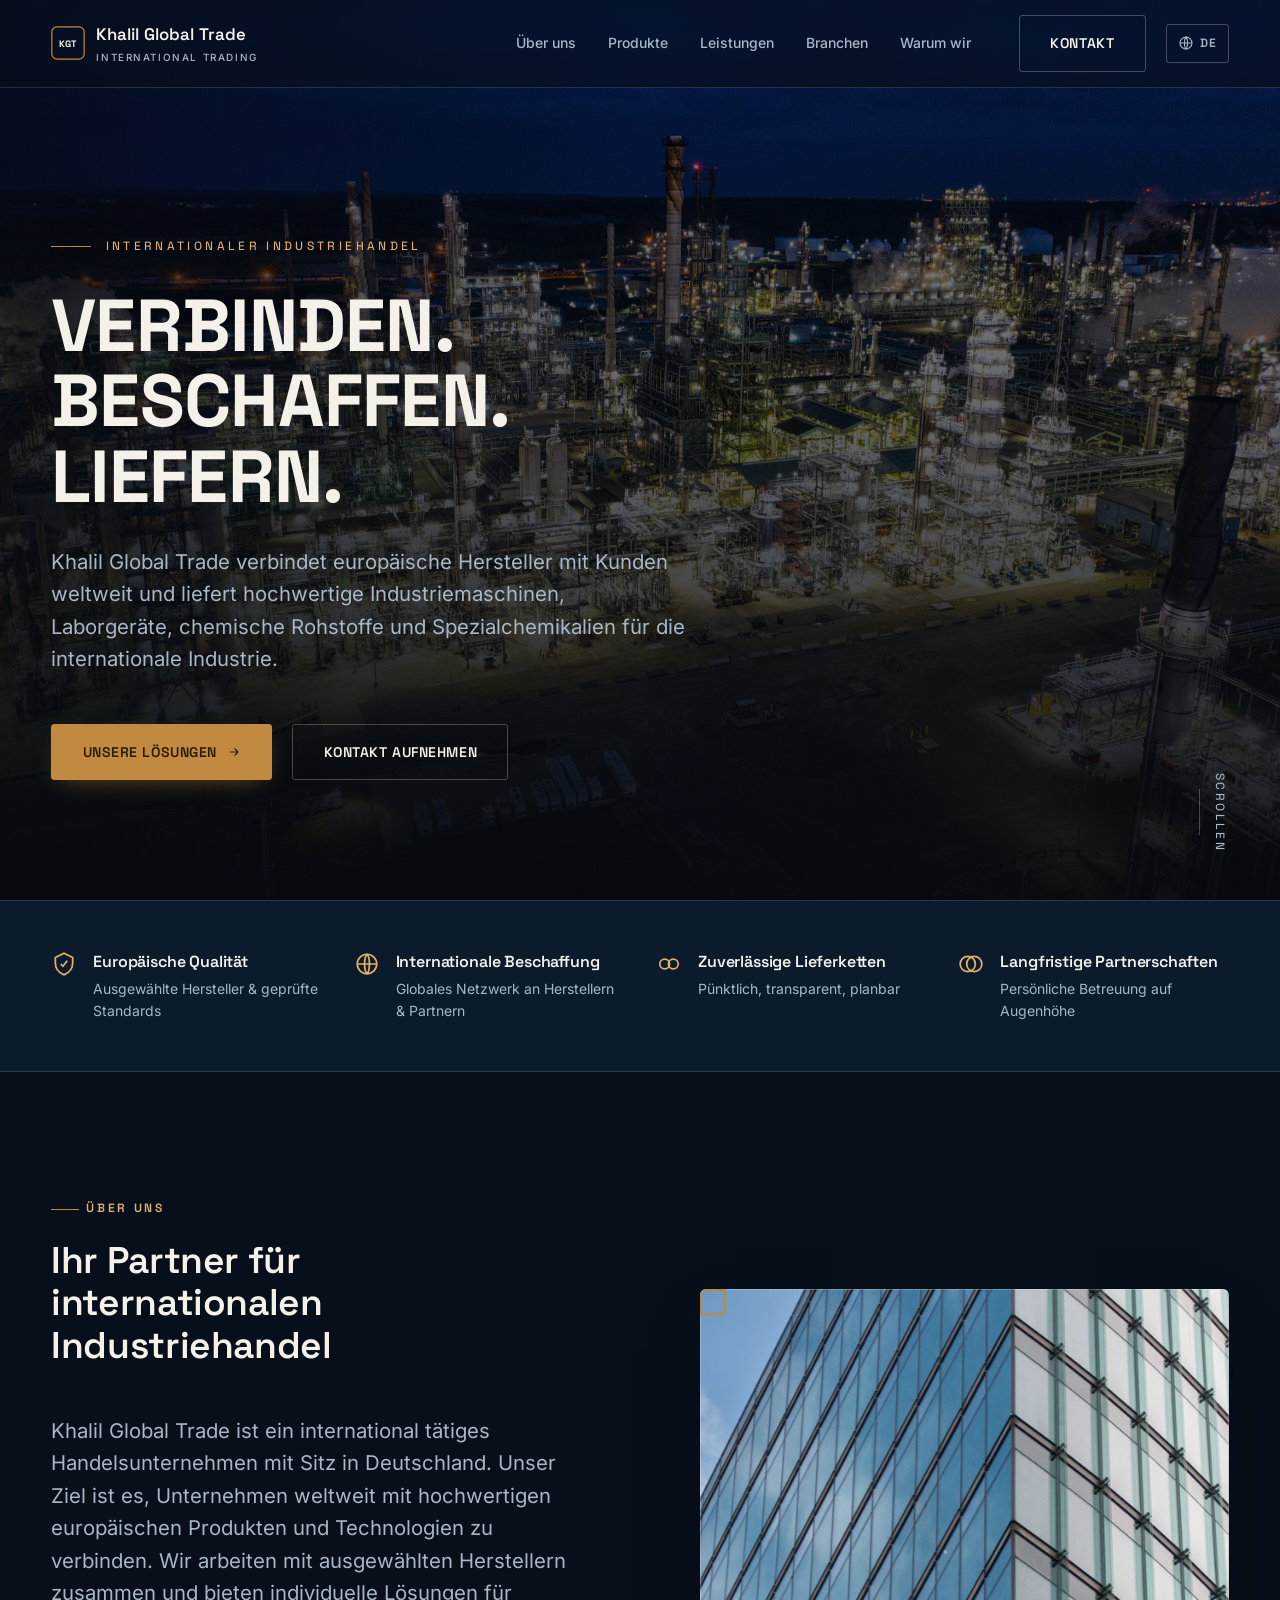
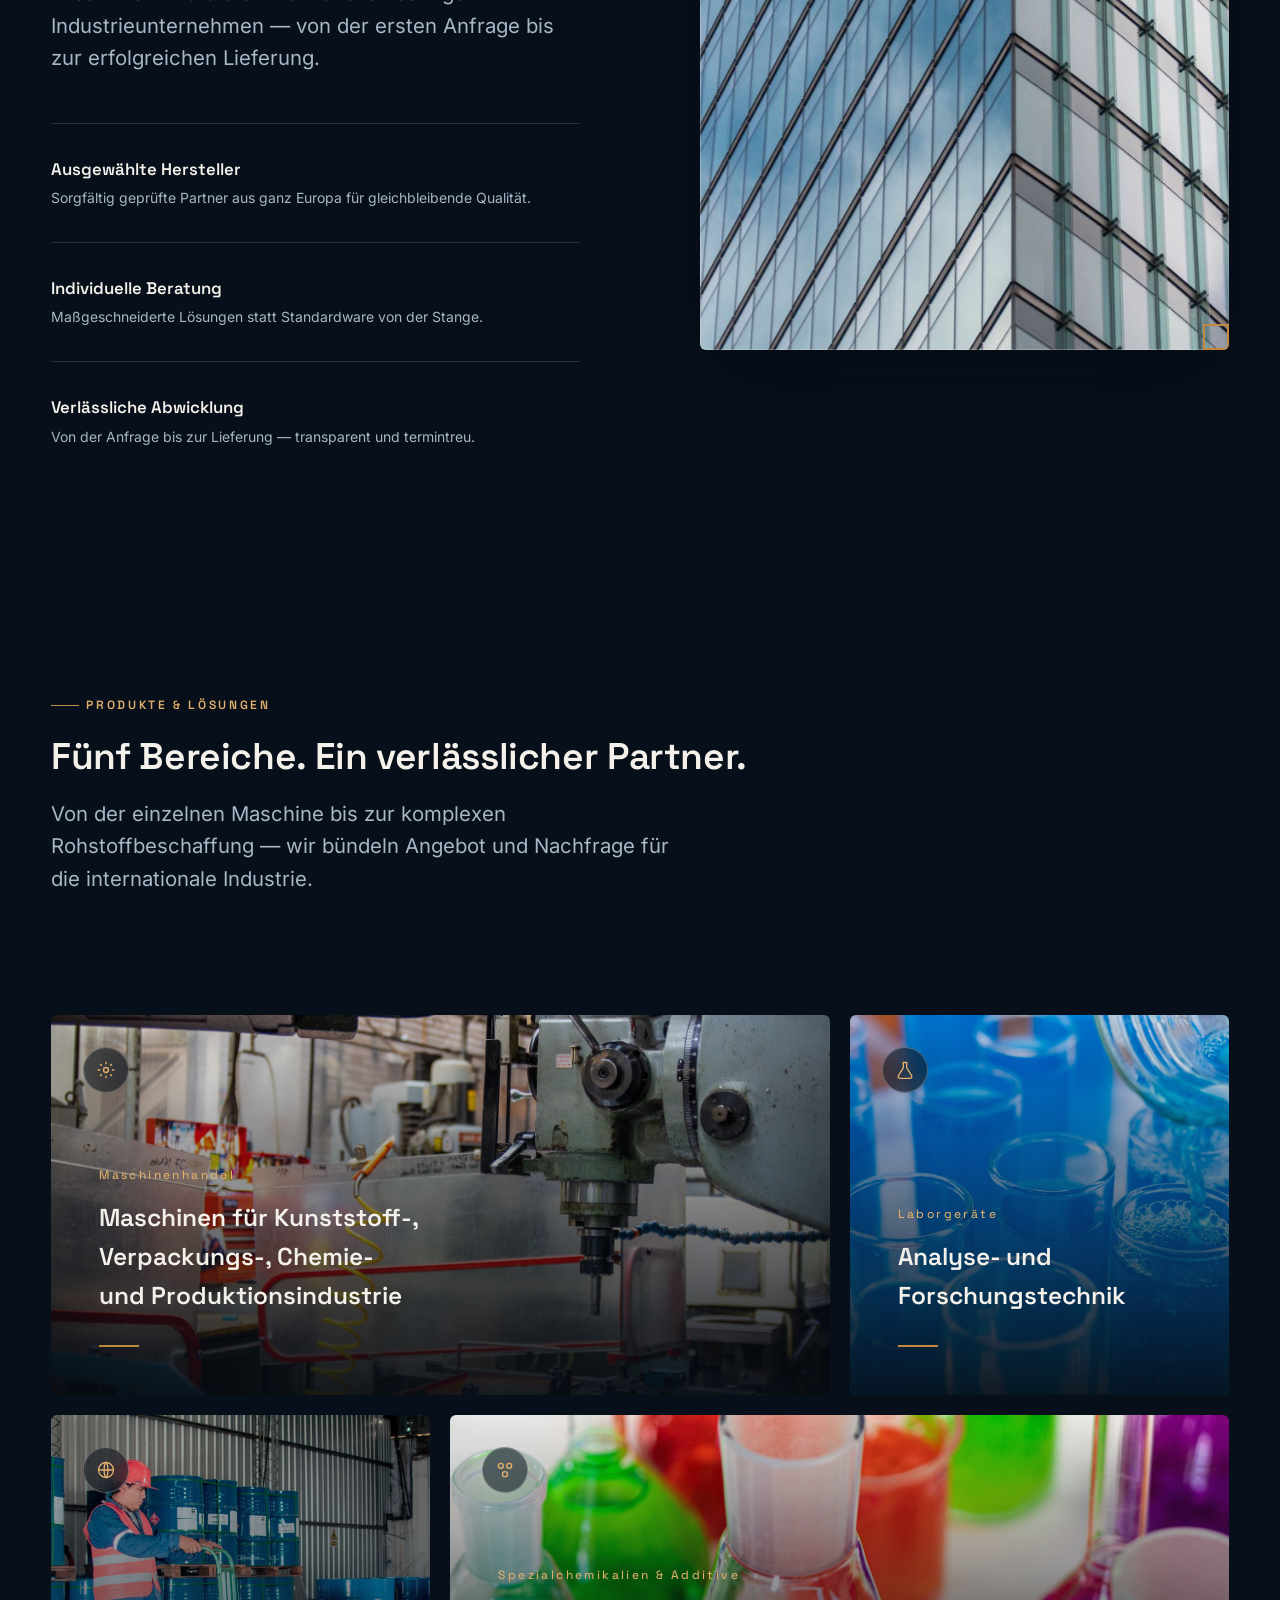
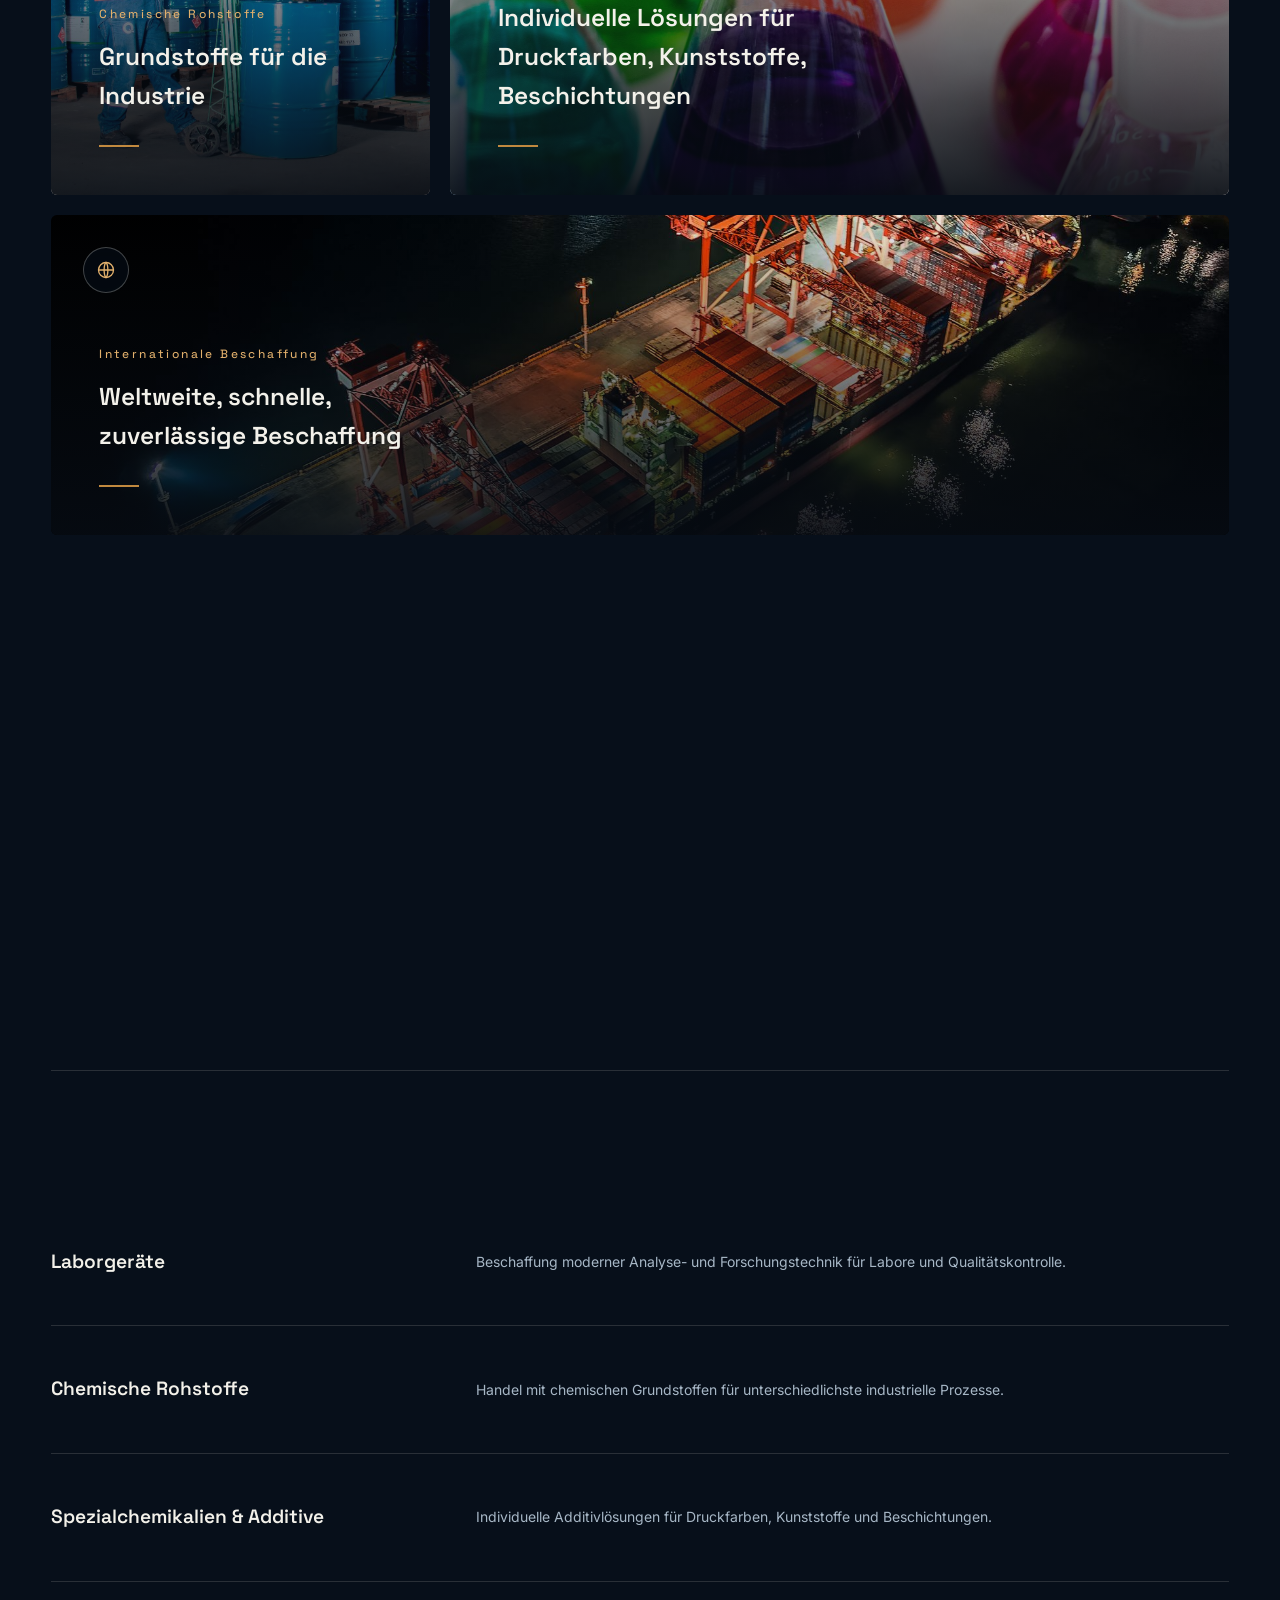
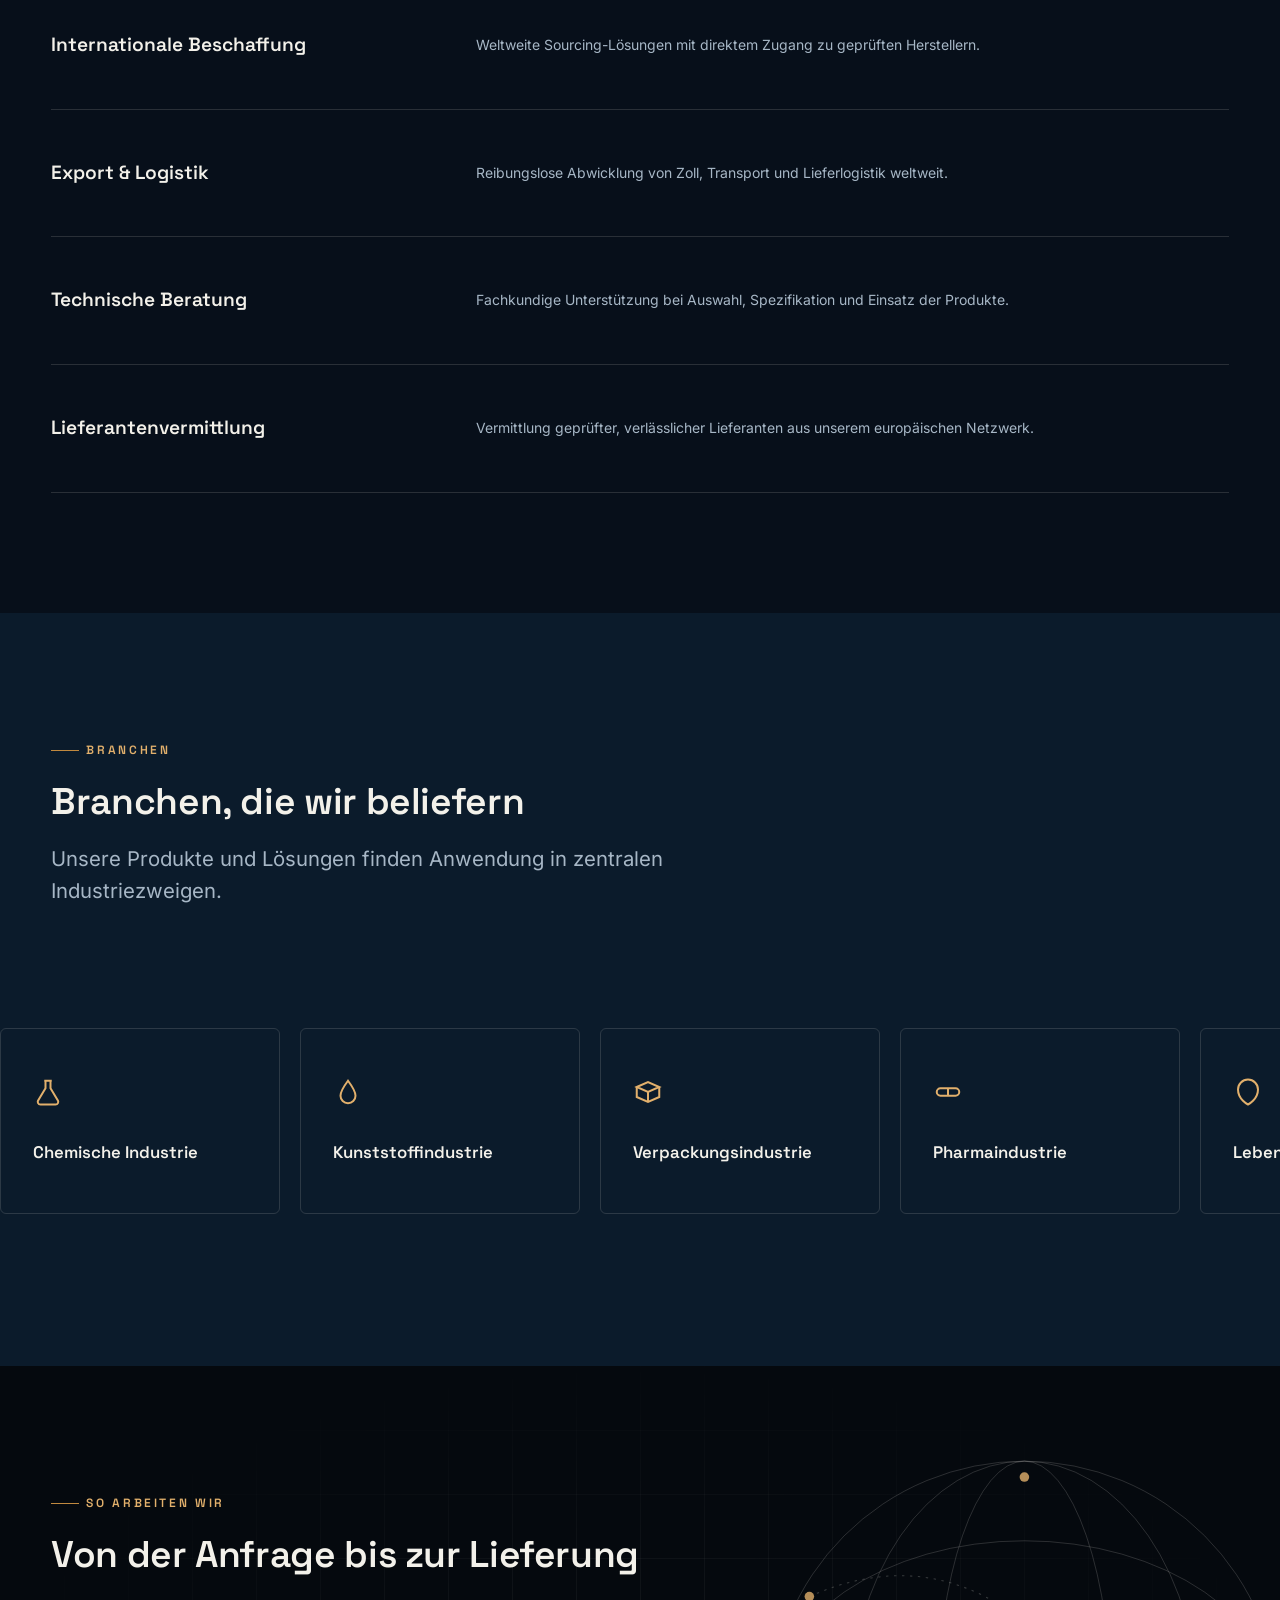
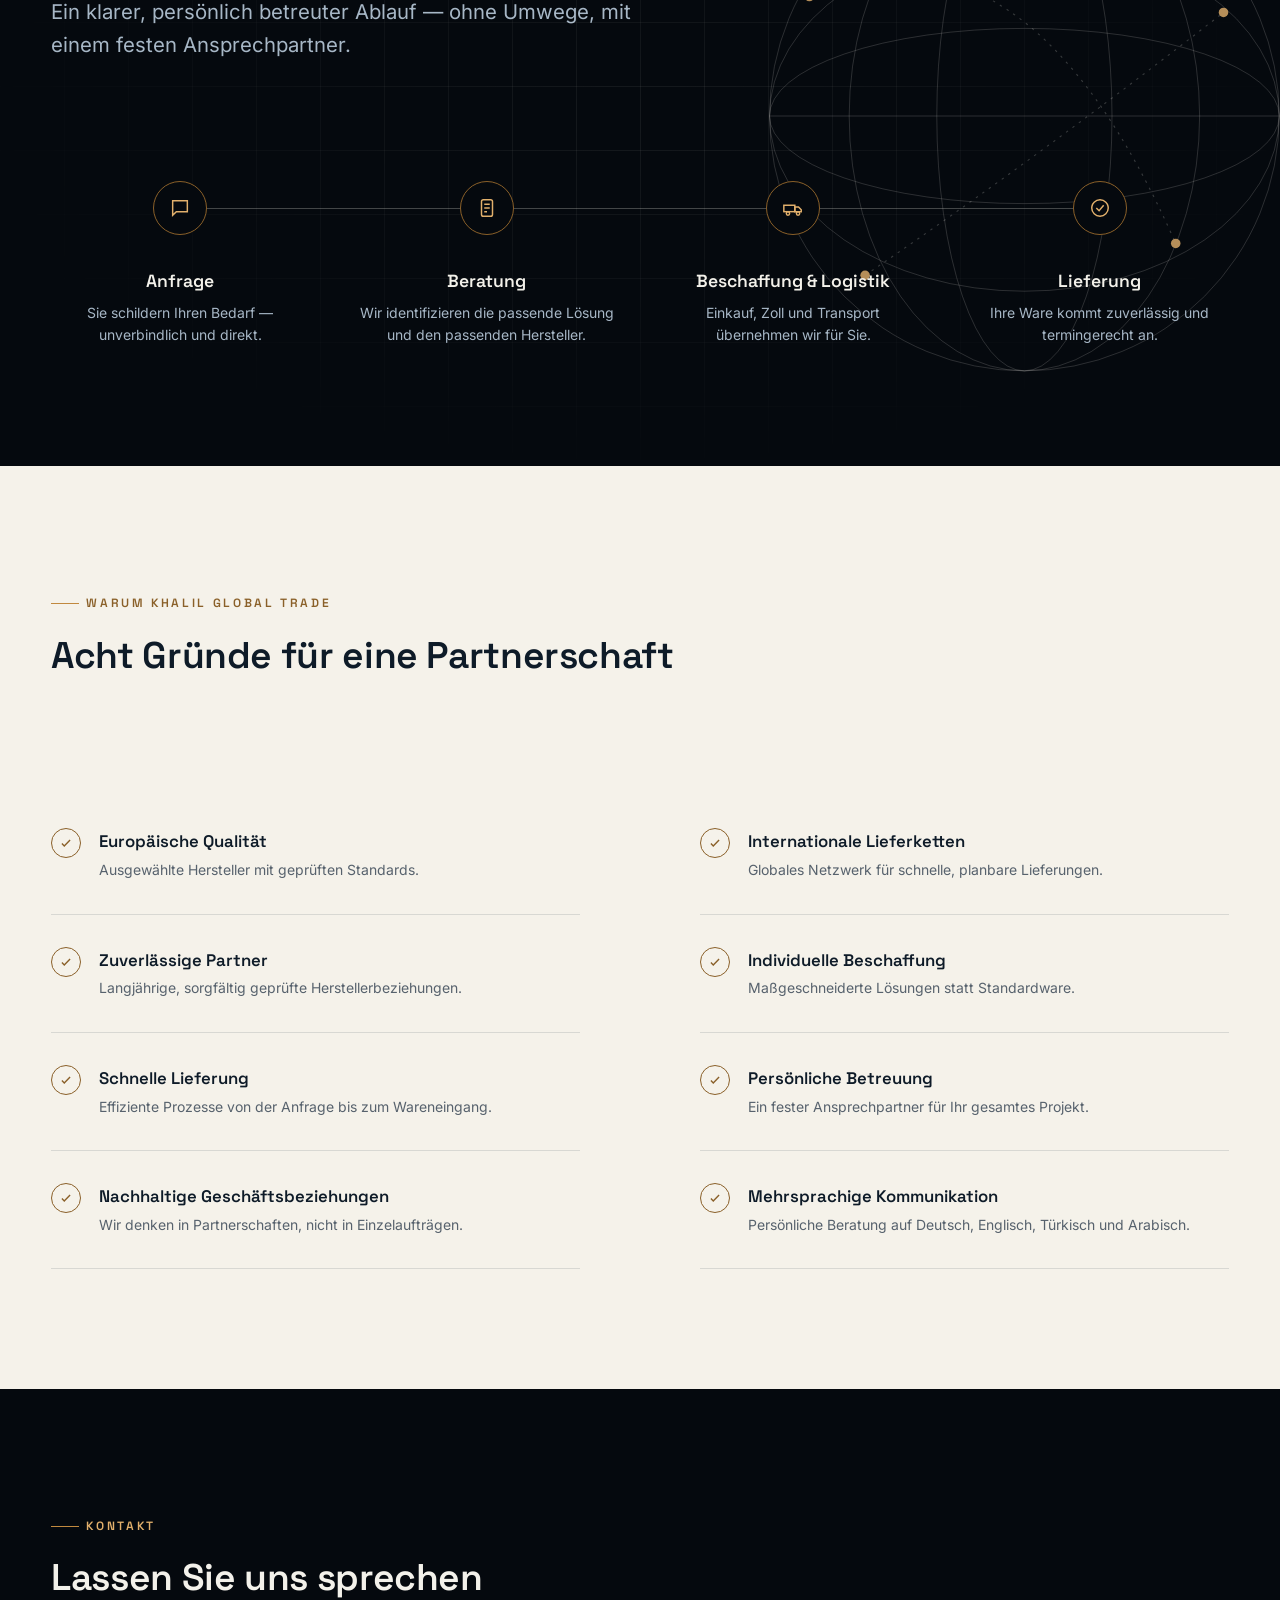
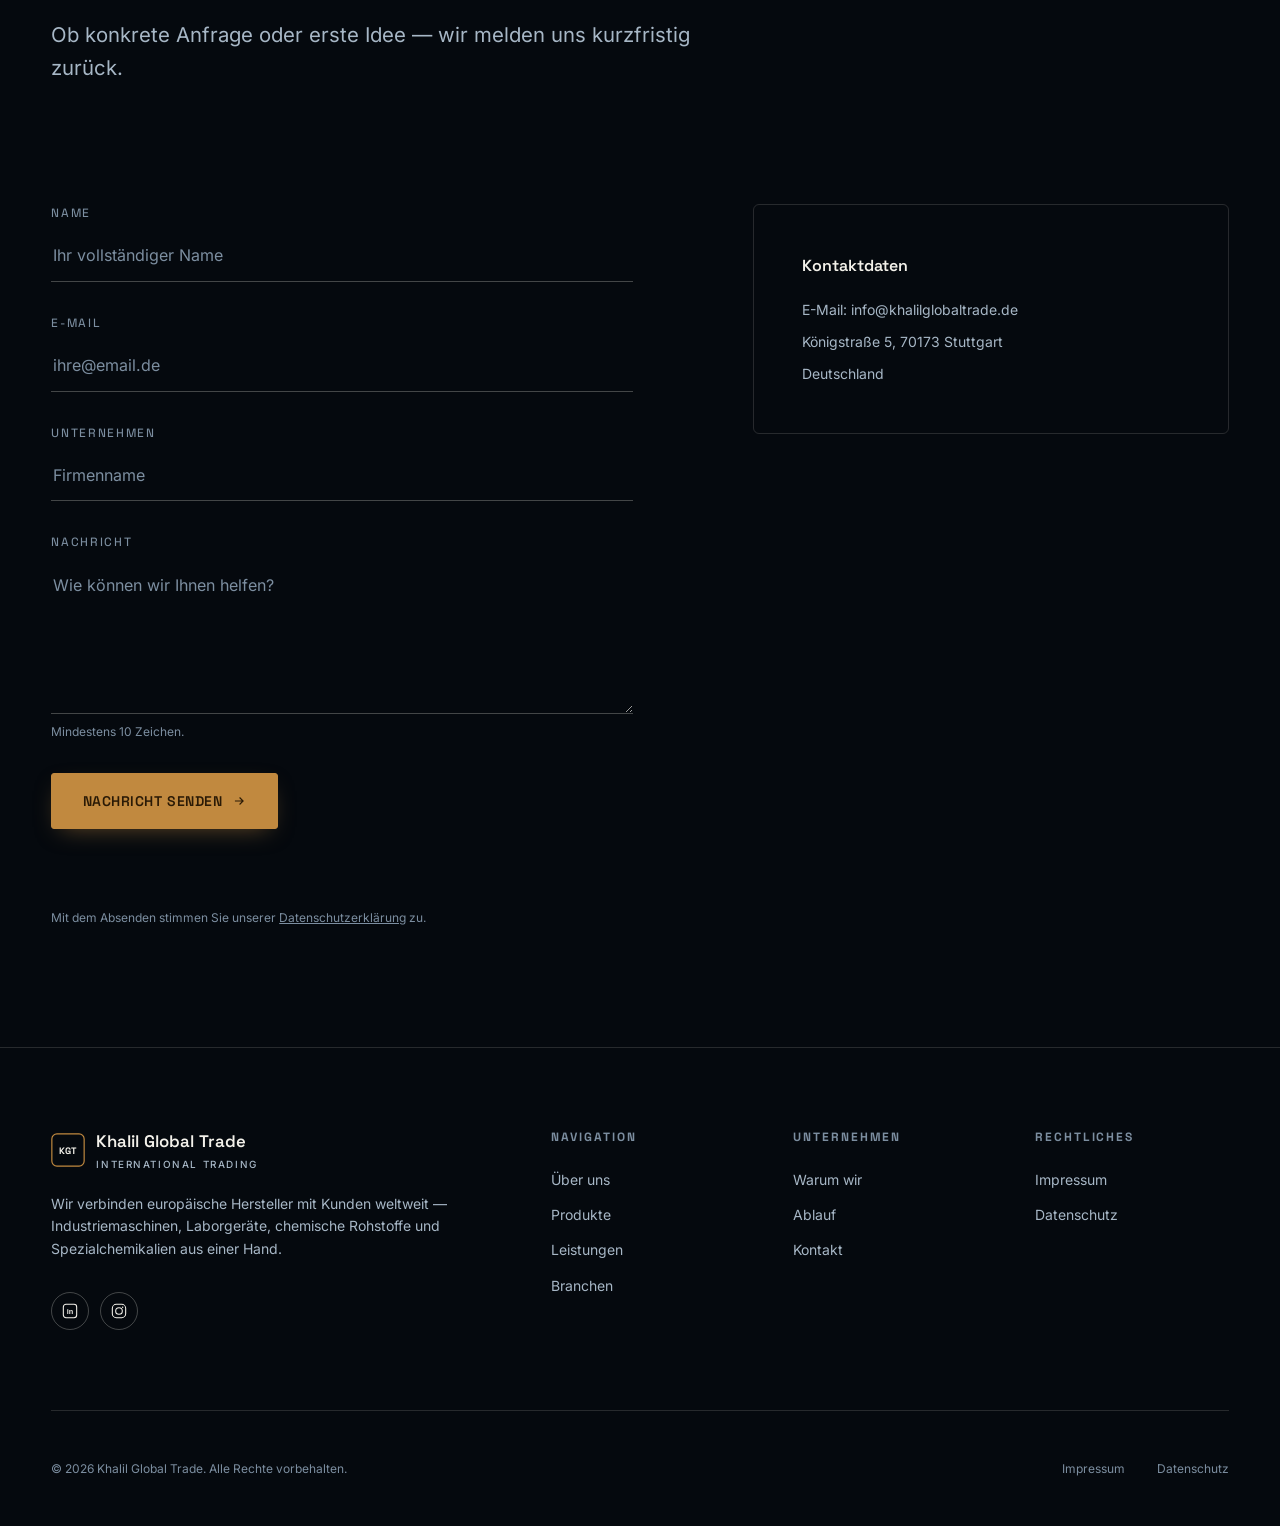
<file: index.html>
<!doctype html>
<html lang="de">
<head>
<meta charset="UTF-8">
<meta name="viewport" content="width=device-width, initial-scale=1">
<title>Khalil Global Trade — Industriemaschinen, Laborgeräte & Chemische Rohstoffe weltweit</title>
<meta name="description" content="Khalil Global Trade verbindet europäische Hersteller mit Kunden weltweit. Handel mit Industriemaschinen, Laborgeräten, chemischen Rohstoffen und internationale Beschaffung.">
<meta name="robots" content="index, follow">
<link rel="canonical" href="https://www.khalilglobaltrade.de/">

<!-- Open Graph -->
<meta property="og:type" content="website">
<meta property="og:site_name" content="Khalil Global Trade">
<meta property="og:title" content="Khalil Global Trade — Verbinden. Beschaffen. Liefern.">
<meta property="og:description" content="Internationaler Handel mit Industriemaschinen, Laborgeräten, chemischen Rohstoffen und Spezialchemikalien. Zuverlässige Beschaffung für die globale Industrie.">
<meta property="og:image" content="/assets/img/hero-refinery.jpg">
<meta property="og:locale" content="de_DE">
<meta property="og:url" content="https://www.khalilglobaltrade.de/">

<meta name="twitter:card" content="summary_large_image">
<meta name="twitter:title" content="Khalil Global Trade — Verbinden. Beschaffen. Liefern.">
<meta name="twitter:description" content="Internationaler Handel mit Industriemaschinen, Laborgeräten, chemischen Rohstoffen und Spezialchemikalien.">

<link rel="icon" href="data:image/svg+xml,%3Csvg xmlns='http://www.w3.org/2000/svg' viewBox='0 0 40 40'%3E%3Crect width='40' height='40' rx='6' fill='%230b1b2b'/%3E%3Ctext x='20' y='25.5' text-anchor='middle' font-family='Arial, sans-serif' font-weight='700' font-size='13' fill='%23c1893f'%3EKGT%3C/text%3E%3C/svg%3E">

<link rel="stylesheet" href="css/styles.css">

<script type="application/ld+json">
{
  "@context": "https://schema.org",
  "@type": "Organization",
  "name": "Khalil Global Trade",
  "url": "https://www.khalilglobaltrade.de/",
  "description": "Internationales Handelsunternehmen für Industriemaschinen, Laborgeräte, chemische Rohstoffe und Spezialchemikalien.",
  "email": "info@khalilglobaltrade.de",
  "address": {
    "@type": "PostalAddress",
    "streetAddress": "Königstraße 5",
    "postalCode": "70173",
    "addressLocality": "Stuttgart",
    "addressCountry": "DE"
  },
  "sameAs": []
}
</script>
<script type="application/ld+json">
{
  "@context": "https://schema.org",
  "@type": "WebSite",
  "name": "Khalil Global Trade",
  "url": "https://www.khalilglobaltrade.de/",
  "inLanguage": "de-DE"
}
</script>
</head>
<body>

<a class="skip-link" href="#main" data-i18n="a11y.skipLink">Zum Inhalt springen</a>

<header class="site-header">
  <div class="container">
    <a class="brand" href="#hero">
      <svg class="brand-mark" viewBox="0 0 40 40" aria-hidden="true">
        <rect x="1" y="1" width="38" height="38" rx="6" fill="none" stroke="#c1893f" stroke-width="1.4"/>
        <text x="20" y="24.5" text-anchor="middle" font-family="'Space Grotesk', Arial, sans-serif" font-weight="700" font-size="11" letter-spacing="0.3" fill="#f3f1ea">KGT</text>
      </svg>
      <span>
        Khalil Global Trade
        <small>International Trading</small>
      </span>
    </a>

    <nav class="main-nav" aria-label="Hauptnavigation" data-i18n-aria="a11y.mainNav">
      <ul class="nav-links">
        <li><a href="#ueber-uns" data-i18n="nav.about">Über uns</a></li>
        <li><a href="#produkte" data-i18n="nav.products">Produkte</a></li>
        <li><a href="#leistungen" data-i18n="nav.services">Leistungen</a></li>
        <li><a href="#branchen" data-i18n="nav.industries">Branchen</a></li>
        <li><a href="#warum-khalil" data-i18n="nav.why">Warum wir</a></li>
      </ul>
      <div class="nav-cta">
        <a class="btn btn--ghost" href="#kontakt" data-i18n="nav.contact">Kontakt</a>
        <div class="lang-switch" data-lang-switch>
          <button class="lang-current" type="button" aria-haspopup="listbox" aria-expanded="false" data-lang-toggle>
            <svg viewBox="0 0 24 24" fill="none" stroke="currentColor" stroke-width="1.6" aria-hidden="true"><circle cx="12" cy="12" r="9"/><path d="M3 12H21M12 3C15 6 15 18 12 21C9 18 9 6 12 3Z"/></svg>
            <span data-lang-current-label>DE</span>
          </button>
          <ul class="lang-menu" role="listbox">
            <li role="option"><button type="button" data-lang="de">Deutsch</button></li>
            <li role="option"><button type="button" data-lang="en">English</button></li>
            <li role="option"><button type="button" data-lang="tr">Türkçe</button></li>
            <li role="option"><button type="button" data-lang="ar">العربية</button></li>
          </ul>
        </div>
      </div>
      <button class="nav-toggle" aria-label="Menü öffnen" aria-expanded="false" data-i18n-aria="a11y.menuOpen">
        <span></span><span></span><span></span>
      </button>
    </nav>
  </div>

  <div class="mobile-nav" id="mobile-nav">
    <div class="lang-switch lang-switch--mobile">
      <button type="button" data-lang="de">DE</button>
      <button type="button" data-lang="en">EN</button>
      <button type="button" data-lang="tr">TR</button>
      <button type="button" data-lang="ar">AR</button>
    </div>
    <ul>
      <li><a href="#ueber-uns" data-i18n="nav.about">Über uns</a></li>
      <li><a href="#produkte" data-i18n="nav.products">Produkte</a></li>
      <li><a href="#leistungen" data-i18n="nav.services">Leistungen</a></li>
      <li><a href="#branchen" data-i18n="nav.industries">Branchen</a></li>
      <li><a href="#warum-khalil" data-i18n="nav.why">Warum wir</a></li>
      <li><a href="#kontakt" data-i18n="nav.contact">Kontakt</a></li>
    </ul>
    <a class="btn btn--primary" href="#kontakt">
      <span data-i18n="hero.ctaSecondary">Kontakt aufnehmen</span>
      <svg viewBox="0 0 24 24" fill="none" stroke="currentColor" stroke-width="2"><path d="M5 12H19M13 6L19 12L13 18"/></svg>
    </a>
  </div>
</header>

<main id="main">

  <!-- ============================== HERO ============================== -->
  <section class="hero" id="hero">
    <div class="hero-media">
      <div class="parallax-inner" data-parallax="0.15">
        <img class="ken-burns" src="assets/img/hero-refinery.jpg"
             alt="Petrochemische Industrieanlage bei Nacht, luftaufnahme"
             width="2200" height="2091"
             fetchpriority="high">
      </div>
    </div>
    <div class="hero-content container">
      <div class="hero-kicker" data-i18n="hero.kicker">Internationaler Industriehandel</div>
      <h1 class="hero-title">
        <span class="word"><span style="--d:0.05s" data-i18n="hero.title1">VERBINDEN.</span></span><br>
        <span class="word"><span style="--d:0.2s" data-i18n="hero.title2">BESCHAFFEN.</span></span><br>
        <span class="word"><span style="--d:0.35s" data-i18n="hero.title3">LIEFERN.</span></span>
      </h1>
      <p class="hero-sub" data-i18n="hero.subtitle">
        Khalil Global Trade verbindet europäische Hersteller mit Kunden weltweit und liefert
        hochwertige Industriemaschinen, Laborgeräte, chemische Rohstoffe und Spezialchemikalien
        für die internationale Industrie.
      </p>
      <div class="hero-cta-row">
        <a class="btn btn--primary" href="#produkte">
          <span data-i18n="hero.ctaPrimary">Unsere Lösungen</span>
          <svg viewBox="0 0 24 24" fill="none" stroke="currentColor" stroke-width="2"><path d="M5 12H19M13 6L19 12L13 18"/></svg>
        </a>
        <a class="btn btn--ghost" href="#kontakt" data-i18n="hero.ctaSecondary">Kontakt aufnehmen</a>
      </div>
    </div>
    <div class="scroll-indicator">
      <span data-i18n="hero.scrollLabel">Scrollen</span>
      <span class="line"></span>
    </div>
  </section>

  <!-- ============================== TRUST BAR ============================== -->
  <section class="trust-bar" id="trust" aria-label="Kernversprechen" data-i18n-aria="a11y.trustBar">
    <div class="container">
      <div class="trust-item" data-reveal="fade" data-reveal-delay="0">
        <svg viewBox="0 0 24 24" fill="none" stroke="currentColor" stroke-width="1.6"><path d="M12 2L20 6V11C20 16 16.5 20 12 22C7.5 20 4 16 4 11V6Z"/><path d="M9 12L11 14L15 9"/></svg>
        <div>
          <strong data-i18n="trust.item1.title">Europäische Qualität</strong>
          <span data-i18n="trust.item1.desc">Ausgewählte Hersteller &amp; geprüfte Standards</span>
        </div>
      </div>
      <div class="trust-item" data-reveal="fade" data-reveal-delay="100">
        <svg viewBox="0 0 24 24" fill="none" stroke="currentColor" stroke-width="1.6"><circle cx="12" cy="12" r="9"/><path d="M3 12H21M12 3C15 6 15 18 12 21C9 18 9 6 12 3Z"/></svg>
        <div>
          <strong data-i18n="trust.item2.title">Internationale Beschaffung</strong>
          <span data-i18n="trust.item2.desc">Globales Netzwerk an Herstellern &amp; Partnern</span>
        </div>
      </div>
      <div class="trust-item" data-reveal="fade" data-reveal-delay="200">
        <svg viewBox="0 0 24 24" fill="none" stroke="currentColor" stroke-width="1.6"><circle cx="8" cy="12" r="4.5"/><circle cx="16" cy="12" r="4.5"/></svg>
        <div>
          <strong data-i18n="trust.item3.title">Zuverlässige Lieferketten</strong>
          <span data-i18n="trust.item3.desc">Pünktlich, transparent, planbar</span>
        </div>
      </div>
      <div class="trust-item" data-reveal="fade" data-reveal-delay="300">
        <svg viewBox="0 0 24 24" fill="none" stroke="currentColor" stroke-width="1.6"><circle cx="9" cy="12" r="7"/><circle cx="15" cy="12" r="7"/></svg>
        <div>
          <strong data-i18n="trust.item4.title">Langfristige Partnerschaften</strong>
          <span data-i18n="trust.item4.desc">Persönliche Betreuung auf Augenhöhe</span>
        </div>
      </div>
    </div>
  </section>

  <!-- ============================== ÜBER UNS ============================== -->
  <section class="section--dark section-pad" id="ueber-uns">
    <div class="container about-grid">
      <div class="about-text">
        <div class="section-heading" data-reveal>
          <div class="eyebrow" data-i18n="about.eyebrow">Über uns</div>
          <h2 data-i18n="about.heading">Ihr Partner für internationalen Industriehandel</h2>
        </div>
        <p data-reveal data-reveal-delay="100" data-i18n="about.body" style="color:var(--c-muted-on-dark); font-size:var(--fs-lead); max-width:38rem;">
          Khalil Global Trade ist ein international tätiges Handelsunternehmen mit Sitz in
          Deutschland. Unser Ziel ist es, Unternehmen weltweit mit hochwertigen europäischen
          Produkten und Technologien zu verbinden. Wir arbeiten mit ausgewählten Herstellern
          zusammen und bieten individuelle Lösungen für Industrieunternehmen — von der ersten
          Anfrage bis zur erfolgreichen Lieferung.
        </p>
        <ul class="about-list">
          <li data-reveal data-reveal-delay="0">
            <div>
              <h3 data-i18n="about.list1.title">Ausgewählte Hersteller</h3>
              <p data-i18n="about.list1.desc">Sorgfältig geprüfte Partner aus ganz Europa für gleichbleibende Qualität.</p>
            </div>
          </li>
          <li data-reveal data-reveal-delay="100">
            <div>
              <h3 data-i18n="about.list2.title">Individuelle Beratung</h3>
              <p data-i18n="about.list2.desc">Maßgeschneiderte Lösungen statt Standardware von der Stange.</p>
            </div>
          </li>
          <li data-reveal data-reveal-delay="200">
            <div>
              <h3 data-i18n="about.list3.title">Verlässliche Abwicklung</h3>
              <p data-i18n="about.list3.desc">Von der Anfrage bis zur Lieferung — transparent und termintreu.</p>
            </div>
          </li>
        </ul>
      </div>
      <div class="about-media" data-reveal="right">
        <div class="parallax-inner" data-parallax="0.1">
          <img src="assets/img/about-facility.jpg" loading="lazy"
               data-i18n-alt="about.imgAlt" alt="Moderne Unternehmenszentrale, Glasfassade" width="1400" height="930">
        </div>
        <div class="about-media-frame">
          <span class="corner corner--tl"></span>
          <span class="corner corner--br"></span>
        </div>
      </div>
    </div>
  </section>

  <!-- ============================== PRODUKTE ============================== -->
  <section class="section--dark section-pad" id="produkte">
    <div class="container">
      <div class="section-heading" data-reveal>
        <div class="eyebrow" data-i18n="products.eyebrow">Produkte &amp; Lösungen</div>
        <h2 data-i18n="products.heading">Fünf Bereiche. Ein verlässlicher Partner.</h2>
        <p data-i18n="products.subtitle">Von der einzelnen Maschine bis zur komplexen Rohstoffbeschaffung — wir bündeln Angebot
          und Nachfrage für die internationale Industrie.</p>
      </div>

      <div class="product-grid">
        <article class="product-card" data-reveal data-reveal-delay="0">
          <span class="card-badge"><svg viewBox="0 0 24 24" fill="none" stroke="currentColor" stroke-width="1.6"><circle cx="12" cy="12" r="3"/><path d="M12 2V5M12 19V22M2 12H5M19 12H22M4.9 4.9L7 7M17 17L19.1 19.1M4.9 19.1L7 17M17 7L19.1 4.9"/></svg></span>
          <div class="media"><img src="assets/img/product-machinery.jpg" loading="lazy" data-i18n-alt="products.card1.imgAlt" alt="CNC-Fräsmaschine in einer Produktionshalle" width="1600" height="2400"></div>
          <div class="content">
            <span class="idx" data-i18n="products.card1.label">Maschinenhandel</span>
            <h3 data-i18n="products.card1.title">Maschinen für Kunststoff-, Verpackungs-, Chemie- und Produktionsindustrie</h3>
            <p data-i18n="products.card1.desc">Neu- und Gebrauchtmaschinen renommierter europäischer Hersteller, abgestimmt auf Ihren Produktionsbedarf.</p>
            <span class="tag-line"></span>
          </div>
        </article>

        <article class="product-card" data-reveal data-reveal-delay="100">
          <span class="card-badge"><svg viewBox="0 0 24 24" fill="none" stroke="currentColor" stroke-width="1.6"><path d="M9 3H15M10 3V9L4 19C3.5 20 4 22 6 22H18C20 22 20.5 20 20 19L14 9V3"/></svg></span>
          <div class="media"><img src="assets/img/product-lab.jpg" loading="lazy" data-i18n-alt="products.card2.imgAlt" alt="Laborglas mit blauer Flüssigkeit, Nahaufnahme" width="1600" height="1067"></div>
          <div class="content">
            <span class="idx" data-i18n="products.card2.label">Laborgeräte</span>
            <h3 data-i18n="products.card2.title">Analyse- und Forschungstechnik</h3>
            <p data-i18n="products.card2.desc">Moderne Labor- und Analysegeräte für Forschung, Entwicklung und Qualitätskontrolle.</p>
            <span class="tag-line"></span>
          </div>
        </article>

        <article class="product-card" data-reveal data-reveal-delay="200">
          <span class="card-badge"><svg viewBox="0 0 24 24" fill="none" stroke="currentColor" stroke-width="1.6"><circle cx="12" cy="12" r="9"/><path d="M3 12H21M12 3C15 6 15 18 12 21C9 18 9 6 12 3Z"/></svg></span>
          <div class="media"><img src="assets/img/product-chemicals.jpg" loading="lazy" data-i18n-alt="products.card3.imgAlt" alt="Mitarbeiter mit Fässern chemischer Rohstoffe im Lager" width="1600" height="1067"></div>
          <div class="content">
            <span class="idx" data-i18n="products.card3.label">Chemische Rohstoffe</span>
            <h3 data-i18n="products.card3.title">Grundstoffe für die Industrie</h3>
            <p data-i18n="products.card3.desc">Hochwertige chemische Grundstoffe für vielfältige industrielle Anwendungen.</p>
            <span class="tag-line"></span>
          </div>
        </article>

        <article class="product-card" data-reveal data-reveal-delay="300">
          <span class="card-badge"><svg viewBox="0 0 24 24" fill="none" stroke="currentColor" stroke-width="1.6"><circle cx="7" cy="7" r="3"/><circle cx="17" cy="7" r="3"/><circle cx="12" cy="17" r="3"/></svg></span>
          <div class="media"><img src="assets/img/product-additives.jpg" loading="lazy" data-i18n-alt="products.card4.imgAlt" alt="Farbenfrohe Chemikalien in Laborkolben, Additive und Pigmente" width="1600" height="2400"></div>
          <div class="content">
            <span class="idx" data-i18n="products.card4.label">Spezialchemikalien &amp; Additive</span>
            <h3 data-i18n="products.card4.title">Individuelle Lösungen für Druckfarben, Kunststoffe, Beschichtungen</h3>
            <p data-i18n="products.card4.desc">Maßgeschneiderte Additive und Spezialchemikalien für anspruchsvolle Rezepturen.</p>
            <span class="tag-line"></span>
          </div>
        </article>

        <article class="product-card" data-reveal data-reveal-delay="400">
          <span class="card-badge"><svg viewBox="0 0 24 24" fill="none" stroke="currentColor" stroke-width="1.6"><circle cx="12" cy="12" r="9"/><path d="M3 12H21M12 3C15 6 15 18 12 21C9 18 9 6 12 3Z"/></svg></span>
          <div class="media"><img src="assets/img/product-sourcing.jpg" loading="lazy" data-i18n-alt="products.card5.imgAlt" alt="Beleuchteter Containerhafen bei Nacht, internationale Logistik" width="1800" height="2400"></div>
          <div class="content">
            <span class="idx" data-i18n="products.card5.label">Internationale Beschaffung</span>
            <h3 data-i18n="products.card5.title">Weltweite, schnelle, zuverlässige Beschaffung</h3>
            <p data-i18n="products.card5.desc">Wir finden und beschaffen die passenden Produkte weltweit — schnell, zuverlässig und transparent.</p>
            <span class="tag-line"></span>
          </div>
        </article>
      </div>
    </div>
  </section>

  <!-- ============================== DIENSTLEISTUNGEN ============================== -->
  <section class="section--dark section-pad" id="leistungen">
    <div class="container">
      <div class="section-heading" data-reveal>
        <div class="eyebrow" data-i18n="services.eyebrow">Dienstleistungen</div>
        <h2 data-i18n="services.heading">Unser Leistungsspektrum</h2>
        <p data-i18n="services.subtitle">Ein Ansprechpartner für den gesamten Beschaffungsprozess — von der ersten Anfrage
          bis zur Lieferung.</p>
      </div>

      <div class="services-list">
        <div class="service-row" data-reveal data-reveal-delay="0">
          <h3 data-i18n="services.item1.title">Maschinenhandel</h3>
          <p data-i18n="services.item1.desc">Vermittlung und Handel von Industriemaschinen für Produktion und Fertigung.</p>
        </div>
        <div class="service-row" data-reveal data-reveal-delay="50">
          <h3 data-i18n="services.item2.title">Laborgeräte</h3>
          <p data-i18n="services.item2.desc">Beschaffung moderner Analyse- und Forschungstechnik für Labore und Qualitätskontrolle.</p>
        </div>
        <div class="service-row" data-reveal data-reveal-delay="100">
          <h3 data-i18n="services.item3.title">Chemische Rohstoffe</h3>
          <p data-i18n="services.item3.desc">Handel mit chemischen Grundstoffen für unterschiedlichste industrielle Prozesse.</p>
        </div>
        <div class="service-row" data-reveal data-reveal-delay="150">
          <h3 data-i18n="services.item4.title">Spezialchemikalien &amp; Additive</h3>
          <p data-i18n="services.item4.desc">Individuelle Additivlösungen für Druckfarben, Kunststoffe und Beschichtungen.</p>
        </div>
        <div class="service-row" data-reveal data-reveal-delay="0">
          <h3 data-i18n="services.item5.title">Internationale Beschaffung</h3>
          <p data-i18n="services.item5.desc">Weltweite Sourcing-Lösungen mit direktem Zugang zu geprüften Herstellern.</p>
        </div>
        <div class="service-row" data-reveal data-reveal-delay="50">
          <h3 data-i18n="services.item6.title">Export &amp; Logistik</h3>
          <p data-i18n="services.item6.desc">Reibungslose Abwicklung von Zoll, Transport und Lieferlogistik weltweit.</p>
        </div>
        <div class="service-row" data-reveal data-reveal-delay="100">
          <h3 data-i18n="services.item7.title">Technische Beratung</h3>
          <p data-i18n="services.item7.desc">Fachkundige Unterstützung bei Auswahl, Spezifikation und Einsatz der Produkte.</p>
        </div>
        <div class="service-row" data-reveal data-reveal-delay="150">
          <h3 data-i18n="services.item8.title">Lieferantenvermittlung</h3>
          <p data-i18n="services.item8.desc">Vermittlung geprüfter, verlässlicher Lieferanten aus unserem europäischen Netzwerk.</p>
        </div>
      </div>
    </div>
  </section>

  <!-- ============================== BRANCHEN ============================== -->
  <section class="section--dark section-pad" id="branchen" style="background:var(--c-navy-900);">
    <div class="container">
      <div class="section-heading" data-reveal>
        <div class="eyebrow" data-i18n="industries.eyebrow">Branchen</div>
        <h2 data-i18n="industries.heading">Branchen, die wir beliefern</h2>
        <p data-i18n="industries.subtitle">Unsere Produkte und Lösungen finden Anwendung in zentralen Industriezweigen.</p>
      </div>

      <div class="industries-scroller" data-reveal data-reveal-delay="100">
        <div class="industry-card">
          <svg viewBox="0 0 24 24" fill="none" stroke="currentColor" stroke-width="1.6"><path d="M9 3H15M10 3V9L4 19C3.5 20 4 22 6 22H18C20 22 20.5 20 20 19L14 9V3"/></svg>
          <h3 data-i18n="industries.item1">Chemische Industrie</h3>
        </div>
        <div class="industry-card">
          <svg viewBox="0 0 24 24" fill="none" stroke="currentColor" stroke-width="1.6"><path d="M12 3C12 3 6 11 6 15A6 6 0 0 0 18 15C18 11 12 3 12 3Z"/></svg>
          <h3 data-i18n="industries.item2">Kunststoffindustrie</h3>
        </div>
        <div class="industry-card">
          <svg viewBox="0 0 24 24" fill="none" stroke="currentColor" stroke-width="1.6"><path d="M3 8L12 4L21 8L12 12L3 8Z"/><path d="M3 8V16L12 20L21 16V8"/><path d="M12 12V20"/></svg>
          <h3 data-i18n="industries.item3">Verpackungsindustrie</h3>
        </div>
        <div class="industry-card">
          <svg viewBox="0 0 24 24" fill="none" stroke="currentColor" stroke-width="1.6"><rect x="3" y="9" width="18" height="6" rx="3"/><line x1="12" y1="9" x2="12" y2="15"/></svg>
          <h3 data-i18n="industries.item4">Pharmaindustrie</h3>
        </div>
        <div class="industry-card">
          <svg viewBox="0 0 24 24" fill="none" stroke="currentColor" stroke-width="1.6"><path d="M12 22C12 22 4 18 4 10A8 8 0 0 1 12 2A8 8 0 0 1 20 10C20 18 12 22 12 22Z"/></svg>
          <h3 data-i18n="industries.item5">Lebensmittelindustrie</h3>
        </div>
        <div class="industry-card">
          <svg viewBox="0 0 24 24" fill="none" stroke="currentColor" stroke-width="1.6"><path d="M4 20L6 14L16 4L20 8L10 18L4 20Z"/></svg>
          <h3 data-i18n="industries.item6">Druckfarbenindustrie</h3>
        </div>
        <div class="industry-card">
          <svg viewBox="0 0 24 24" fill="none" stroke="currentColor" stroke-width="1.6"><circle cx="12" cy="12" r="2"/><ellipse cx="12" cy="12" rx="9" ry="4"/><ellipse cx="12" cy="12" rx="9" ry="4" transform="rotate(60 12 12)"/><ellipse cx="12" cy="12" rx="9" ry="4" transform="rotate(120 12 12)"/></svg>
          <h3 data-i18n="industries.item7">Forschung &amp; Entwicklung</h3>
        </div>
        <div class="industry-card">
          <svg viewBox="0 0 24 24" fill="none" stroke="currentColor" stroke-width="1.6"><circle cx="12" cy="12" r="3"/><path d="M12 2V5M12 19V22M2 12H5M19 12H22M4.9 4.9L7 7M17 17L19.1 19.1M4.9 19.1L7 17M17 7L19.1 4.9"/></svg>
          <h3 data-i18n="industries.item8">Fertigungsindustrie</h3>
        </div>
      </div>
    </div>
  </section>

  <!-- ============================== ABLAUF ============================== -->
  <section class="section-pad process-section" id="ablauf">
    <svg class="process-globe" viewBox="0 0 900 900" aria-hidden="true">
      <circle cx="450" cy="450" r="320" fill="none" stroke="currentColor" stroke-width="1"/>
      <ellipse cx="450" cy="450" rx="320" ry="110" fill="none" stroke="currentColor" stroke-width="1"/>
      <ellipse cx="450" cy="450" rx="320" ry="220" fill="none" stroke="currentColor" stroke-width="1"/>
      <ellipse cx="450" cy="450" rx="110" ry="320" fill="none" stroke="currentColor" stroke-width="1"/>
      <ellipse cx="450" cy="450" rx="220" ry="320" fill="none" stroke="currentColor" stroke-width="1"/>
      <line x1="130" y1="450" x2="770" y2="450" stroke="currentColor" stroke-width="1"/>
      <path d="M180,300 Q450,180 640,610" fill="none" stroke="currentColor" stroke-width="1.4" stroke-dasharray="3 7"/>
      <path d="M250,650 Q470,500 700,320" fill="none" stroke="currentColor" stroke-width="1.4" stroke-dasharray="3 7"/>
      <g class="process-globe-dot" style="--gd:0s"><circle cx="180" cy="300" r="6"/></g>
      <g class="process-globe-dot" style="--gd:0.4s"><circle cx="640" cy="610" r="6"/></g>
      <g class="process-globe-dot" style="--gd:0.8s"><circle cx="250" cy="650" r="6"/></g>
      <g class="process-globe-dot" style="--gd:1.2s"><circle cx="700" cy="320" r="6"/></g>
      <g class="process-globe-dot" style="--gd:1.6s"><circle cx="450" cy="150" r="6"/></g>
    </svg>
    <div class="container">
      <div class="section-heading" data-reveal>
        <div class="eyebrow" data-i18n="process.eyebrow">So arbeiten wir</div>
        <h2 data-i18n="process.heading">Von der Anfrage bis zur Lieferung</h2>
        <p data-i18n="process.subtitle">Ein klarer, persönlich betreuter Ablauf — ohne Umwege, mit einem festen Ansprechpartner.</p>
      </div>

      <div class="process-row">
        <div class="process-step" data-reveal data-reveal-delay="0">
          <span class="process-icon">
            <svg viewBox="0 0 24 24" fill="none" stroke="currentColor" stroke-width="1.6"><path d="M4 4H20V16H8L4 20V4Z"/></svg>
          </span>
          <h3 data-i18n="process.step1.title">Anfrage</h3>
          <p data-i18n="process.step1.desc">Sie schildern Ihren Bedarf — unverbindlich und direkt.</p>
        </div>
        <div class="process-step" data-reveal data-reveal-delay="100">
          <span class="process-icon">
            <svg viewBox="0 0 24 24" fill="none" stroke="currentColor" stroke-width="1.6"><rect x="6" y="3" width="12" height="18" rx="2"/><path d="M9 8H15M9 12H15M9 16H12"/></svg>
          </span>
          <h3 data-i18n="process.step2.title">Beratung</h3>
          <p data-i18n="process.step2.desc">Wir identifizieren die passende Lösung und den passenden Hersteller.</p>
        </div>
        <div class="process-step" data-reveal data-reveal-delay="200">
          <span class="process-icon">
            <svg viewBox="0 0 24 24" fill="none" stroke="currentColor" stroke-width="1.6"><rect x="2" y="9" width="12" height="7"/><path d="M14 11H18L21 14V16H14V11Z"/><circle cx="6.5" cy="18" r="1.8"/><circle cx="17.5" cy="18" r="1.8"/></svg>
          </span>
          <h3 data-i18n="process.step3.title">Beschaffung &amp; Logistik</h3>
          <p data-i18n="process.step3.desc">Einkauf, Zoll und Transport übernehmen wir für Sie.</p>
        </div>
        <div class="process-step" data-reveal data-reveal-delay="300">
          <span class="process-icon">
            <svg viewBox="0 0 24 24" fill="none" stroke="currentColor" stroke-width="1.6"><circle cx="12" cy="12" r="9"/><path d="M8 12L11 15L16 9"/></svg>
          </span>
          <h3 data-i18n="process.step4.title">Lieferung</h3>
          <p data-i18n="process.step4.desc">Ihre Ware kommt zuverlässig und termingerecht an.</p>
        </div>
      </div>
    </div>
  </section>

  <!-- ============================== WARUM KHALIL ============================== -->
  <section class="section--light section-pad" id="warum-khalil">
    <div class="container">
      <div class="section-heading" data-reveal>
        <div class="eyebrow" data-i18n="why.eyebrow">Warum Khalil Global Trade</div>
        <h2 data-i18n="why.heading">Acht Gründe für eine Partnerschaft</h2>
      </div>

      <div class="why-grid">
        <div class="why-item" data-reveal data-reveal-delay="0">
          <span class="why-check"><svg viewBox="0 0 24 24" fill="none" stroke="currentColor" stroke-width="2.4"><path d="M5 13L9 17L19 7"/></svg></span>
          <div><h3 data-i18n="why.item1.title">Europäische Qualität</h3><p data-i18n="why.item1.desc">Ausgewählte Hersteller mit geprüften Standards.</p></div>
        </div>
        <div class="why-item" data-reveal data-reveal-delay="50">
          <span class="why-check"><svg viewBox="0 0 24 24" fill="none" stroke="currentColor" stroke-width="2.4"><path d="M5 13L9 17L19 7"/></svg></span>
          <div><h3 data-i18n="why.item2.title">Internationale Lieferketten</h3><p data-i18n="why.item2.desc">Globales Netzwerk für schnelle, planbare Lieferungen.</p></div>
        </div>
        <div class="why-item" data-reveal data-reveal-delay="100">
          <span class="why-check"><svg viewBox="0 0 24 24" fill="none" stroke="currentColor" stroke-width="2.4"><path d="M5 13L9 17L19 7"/></svg></span>
          <div><h3 data-i18n="why.item3.title">Zuverlässige Partner</h3><p data-i18n="why.item3.desc">Langjährige, sorgfältig geprüfte Herstellerbeziehungen.</p></div>
        </div>
        <div class="why-item" data-reveal data-reveal-delay="150">
          <span class="why-check"><svg viewBox="0 0 24 24" fill="none" stroke="currentColor" stroke-width="2.4"><path d="M5 13L9 17L19 7"/></svg></span>
          <div><h3 data-i18n="why.item4.title">Individuelle Beschaffung</h3><p data-i18n="why.item4.desc">Maßgeschneiderte Lösungen statt Standardware.</p></div>
        </div>
        <div class="why-item" data-reveal data-reveal-delay="200">
          <span class="why-check"><svg viewBox="0 0 24 24" fill="none" stroke="currentColor" stroke-width="2.4"><path d="M5 13L9 17L19 7"/></svg></span>
          <div><h3 data-i18n="why.item5.title">Schnelle Lieferung</h3><p data-i18n="why.item5.desc">Effiziente Prozesse von der Anfrage bis zum Wareneingang.</p></div>
        </div>
        <div class="why-item" data-reveal data-reveal-delay="250">
          <span class="why-check"><svg viewBox="0 0 24 24" fill="none" stroke="currentColor" stroke-width="2.4"><path d="M5 13L9 17L19 7"/></svg></span>
          <div><h3 data-i18n="why.item6.title">Persönliche Betreuung</h3><p data-i18n="why.item6.desc">Ein fester Ansprechpartner für Ihr gesamtes Projekt.</p></div>
        </div>
        <div class="why-item" data-reveal data-reveal-delay="300">
          <span class="why-check"><svg viewBox="0 0 24 24" fill="none" stroke="currentColor" stroke-width="2.4"><path d="M5 13L9 17L19 7"/></svg></span>
          <div><h3 data-i18n="why.item7.title">Nachhaltige Geschäftsbeziehungen</h3><p data-i18n="why.item7.desc">Wir denken in Partnerschaften, nicht in Einzelaufträgen.</p></div>
        </div>
        <div class="why-item" data-reveal data-reveal-delay="350">
          <span class="why-check"><svg viewBox="0 0 24 24" fill="none" stroke="currentColor" stroke-width="2.4"><path d="M5 13L9 17L19 7"/></svg></span>
          <div><h3 data-i18n="why.item8.title">Mehrsprachige Kommunikation</h3><p data-i18n="why.item8.desc">Persönliche Beratung auf Deutsch, Englisch, Türkisch und Arabisch.</p></div>
        </div>
      </div>
    </div>
  </section>

  <!-- ============================== KONTAKT ============================== -->
  <section class="section--darker section-pad" id="kontakt">
    <div class="container">
      <div class="section-heading" data-reveal>
        <div class="eyebrow" data-i18n="contact.eyebrow">Kontakt</div>
        <h2 data-i18n="contact.heading">Lassen Sie uns sprechen</h2>
        <p data-i18n="contact.subtitle">Ob konkrete Anfrage oder erste Idee — wir melden uns kurzfristig zurück.</p>
      </div>

      <div class="contact-grid" style="margin-top:var(--space-2xl);">
        <form class="contact-form" id="contact-form" action="contact.php" method="POST" autocomplete="on" data-reveal>
          <div class="field">
            <label for="cf-name" data-i18n="contact.form.nameLabel">Name</label>
            <input id="cf-name" name="name" type="text" data-i18n-placeholder="contact.form.namePlaceholder" placeholder="Ihr vollständiger Name" autocomplete="name" maxlength="100" required>
          </div>
          <div class="field">
            <label for="cf-email" data-i18n="contact.form.emailLabel">E-Mail</label>
            <input id="cf-email" name="email" type="email" data-i18n-placeholder="contact.form.emailPlaceholder" placeholder="ihre@email.de" autocomplete="email" maxlength="190" required>
          </div>
          <div class="field">
            <label for="cf-company" data-i18n="contact.form.companyLabel">Unternehmen</label>
            <input id="cf-company" name="company" type="text" data-i18n-placeholder="contact.form.companyPlaceholder" placeholder="Firmenname" autocomplete="organization" maxlength="150">
          </div>
          <div class="field">
            <label for="cf-message" data-i18n="contact.form.messageLabel">Nachricht</label>
            <textarea id="cf-message" name="message" rows="5" data-i18n-placeholder="contact.form.messagePlaceholder" placeholder="Wie können wir Ihnen helfen?" minlength="10" maxlength="5000" aria-describedby="cf-message-hint" required></textarea>
            <span class="field-hint" id="cf-message-hint" data-i18n="contact.form.messageHint">Mindestens 10 Zeichen.</span>
          </div>

          <!-- Honeypot: unsichtbar für Menschen, wird von den meisten Spam-Bots ausgefüllt.
               Absichtlich kein "honeypot"/"bot"-Name, damit smarte Bots es nicht erkennen. -->
          <div class="hp-field" aria-hidden="true">
            <label for="cf-website">Website</label>
            <input type="text" id="cf-website" name="website" tabindex="-1" autocomplete="off">
          </div>
          <input type="hidden" id="cf-csrf" name="csrf_token" value="">

          <button class="btn btn--primary" type="submit" style="justify-self:start;">
            <span data-i18n="contact.form.submit">Nachricht senden</span>
            <svg viewBox="0 0 24 24" fill="none" stroke="currentColor" stroke-width="2"><path d="M5 12H19M13 6L19 12L13 18"/></svg>
          </button>
          <p class="form-status" id="cf-status" role="status" aria-live="polite"></p>
          <p class="form-note">
            <span data-i18n="contact.form.noteBefore">Mit dem Absenden stimmen Sie unserer</span>
            <a href="datenschutz.html" data-i18n="contact.form.notePrivacyLink">Datenschutzerklärung</a>
            <span data-i18n="contact.form.noteAfter">zu.</span>
          </p>
        </form>

        <div class="contact-info" data-reveal data-reveal-delay="150">
          <div class="contact-card">
            <h3 data-i18n="contact.info.heading">Kontaktdaten</h3>
            <ul>
              <li><span data-i18n="contact.info.emailLabel">E-Mail:</span> <a data-config="email" href="#">info@khalilglobaltrade.de</a></li>
              <li data-config="address">Königstraße 5, 70173 Stuttgart</li>
              <li data-i18n="contact.info.country">Deutschland</li>
            </ul>
          </div>
        </div>
      </div>
    </div>
  </section>

</main>

<!-- ============================== FOOTER ============================== -->
<footer class="site-footer">
  <div class="container">
    <div class="footer-top">
      <div class="footer-brand">
        <a class="brand" href="#hero">
          <svg class="brand-mark" viewBox="0 0 40 40" aria-hidden="true">
            <rect x="1" y="1" width="38" height="38" rx="6" fill="none" stroke="#c1893f" stroke-width="1.4"/>
            <text x="20" y="24.5" text-anchor="middle" font-family="'Space Grotesk', Arial, sans-serif" font-weight="700" font-size="11" letter-spacing="0.3" fill="#f3f1ea">KGT</text>
          </svg>
          <span>Khalil Global Trade<small>International Trading</small></span>
        </a>
        <p data-i18n="footer.tagline">Wir verbinden europäische Hersteller mit Kunden weltweit — Industriemaschinen,
          Laborgeräte, chemische Rohstoffe und Spezialchemikalien aus einer Hand.</p>
        <div class="footer-social">
          <a href="#" data-i18n-aria="footer.linkedinLabel" aria-label="Khalil Global Trade auf LinkedIn">
            <svg viewBox="0 0 24 24" aria-hidden="true"><rect x="2" y="2" width="20" height="20" rx="4" fill="none" stroke="currentColor" stroke-width="1.6"/><text x="12" y="16.5" font-family="Arial, sans-serif" font-size="11" font-weight="700" text-anchor="middle" fill="currentColor">in</text></svg>
          </a>
          <a href="#" data-i18n-aria="footer.instagramLabel" aria-label="Khalil Global Trade auf Instagram">
            <svg viewBox="0 0 24 24" aria-hidden="true"><rect x="2" y="2" width="20" height="20" rx="6" fill="none" stroke="currentColor" stroke-width="1.6"/><circle cx="12" cy="12" r="5" fill="none" stroke="currentColor" stroke-width="1.6"/><circle cx="17.5" cy="6.5" r="1.1" fill="currentColor"/></svg>
          </a>
        </div>
      </div>
      <div class="footer-col">
        <h4 data-i18n="footer.navHeading">Navigation</h4>
        <ul>
          <li><a href="#ueber-uns" data-i18n="nav.about">Über uns</a></li>
          <li><a href="#produkte" data-i18n="nav.products">Produkte</a></li>
          <li><a href="#leistungen" data-i18n="nav.services">Leistungen</a></li>
          <li><a href="#branchen" data-i18n="nav.industries">Branchen</a></li>
        </ul>
      </div>
      <div class="footer-col">
        <h4 data-i18n="footer.companyHeading">Unternehmen</h4>
        <ul>
          <li><a href="#warum-khalil" data-i18n="nav.why">Warum wir</a></li>
          <li><a href="#ablauf" data-i18n="footer.processLink">Ablauf</a></li>
          <li><a href="#kontakt" data-i18n="nav.contact">Kontakt</a></li>
        </ul>
      </div>
      <div class="footer-col">
        <h4 data-i18n="footer.legalHeading">Rechtliches</h4>
        <ul>
          <li><a href="impressum.html" data-i18n="footer.imprint">Impressum</a></li>
          <li><a href="datenschutz.html" data-i18n="footer.privacy">Datenschutz</a></li>
        </ul>
      </div>
    </div>
    <div class="footer-bottom">
      <span>© <span data-year>2026</span> Khalil Global Trade. <span data-i18n="footer.rights">Alle Rechte vorbehalten.</span></span>
      <div class="footer-bottom-links">
        <a href="impressum.html" data-i18n="footer.imprint">Impressum</a>
        <a href="datenschutz.html" data-i18n="footer.privacy">Datenschutz</a>
      </div>
    </div>
  </div>
</footer>

<script src="js/lenis.min.js"></script>
<script src="js/i18n.js"></script>
<script src="js/script.js"></script>
</body>
</html>
</file>
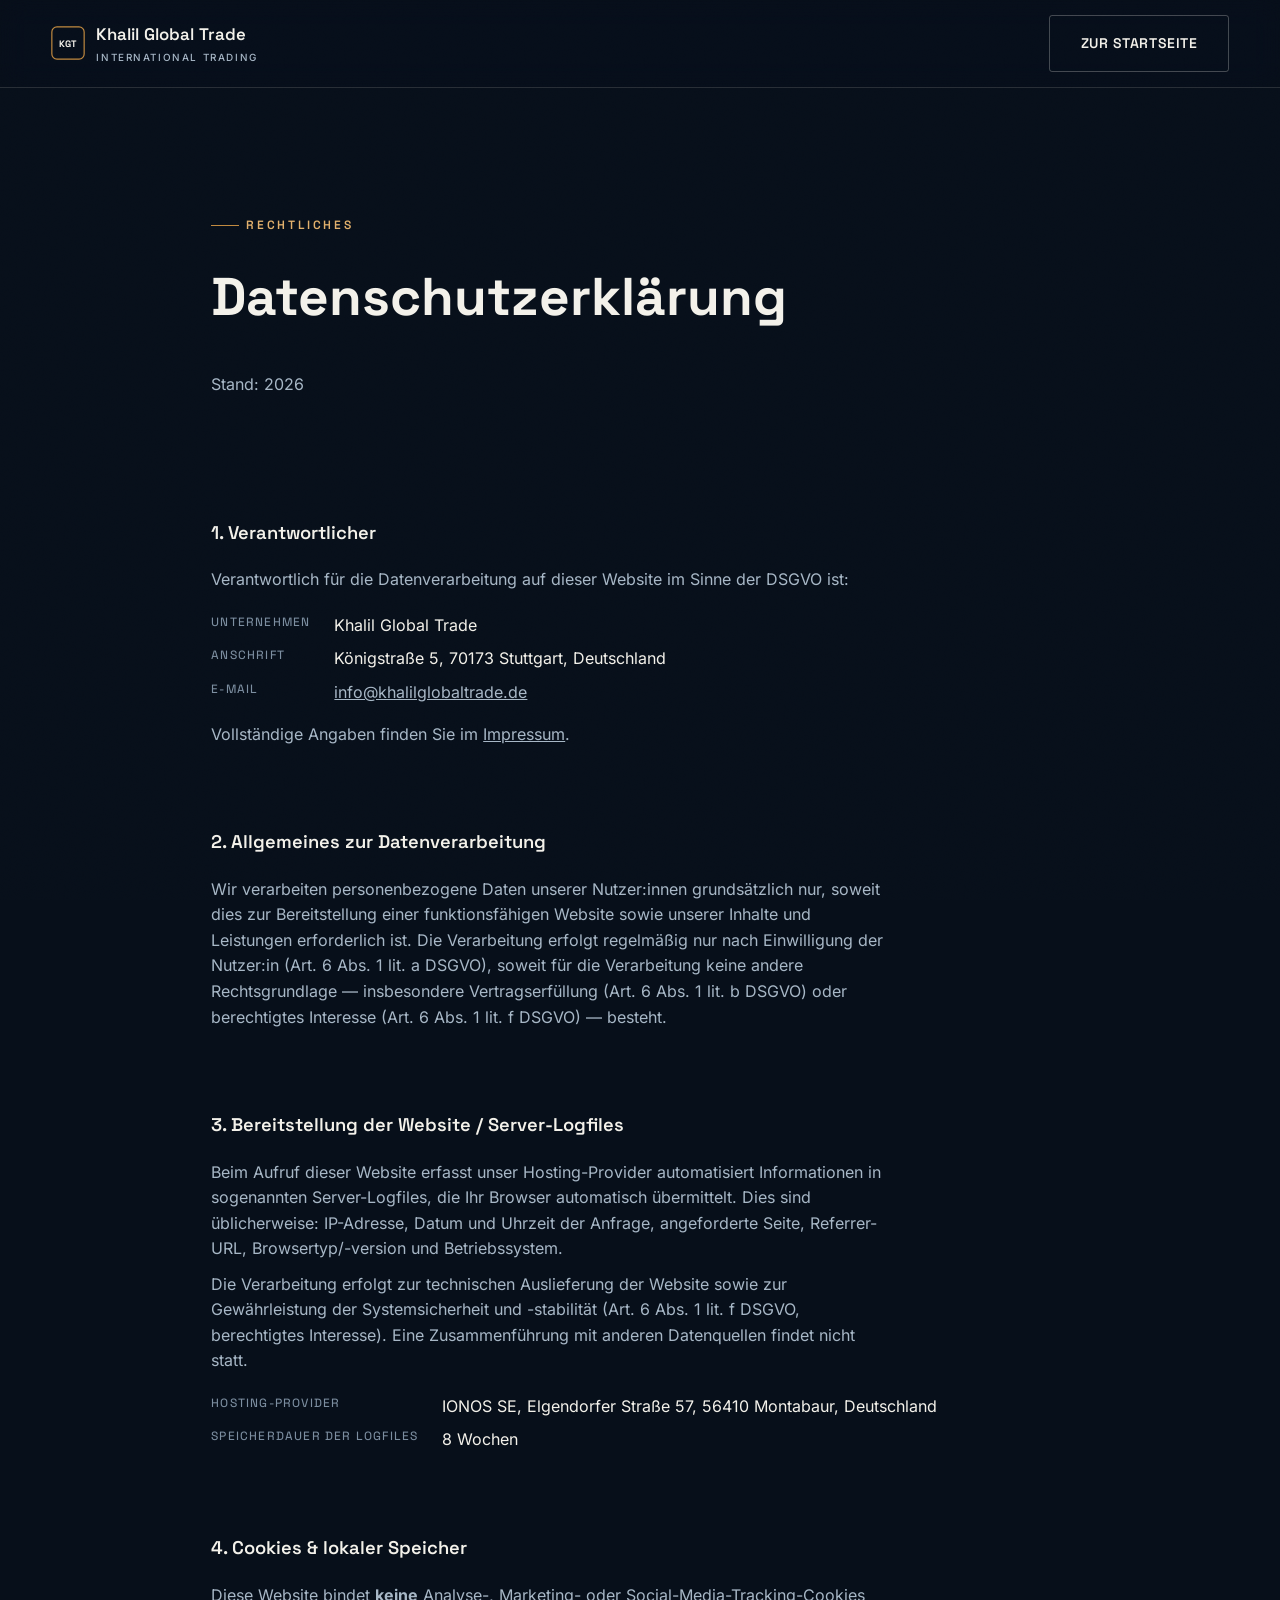
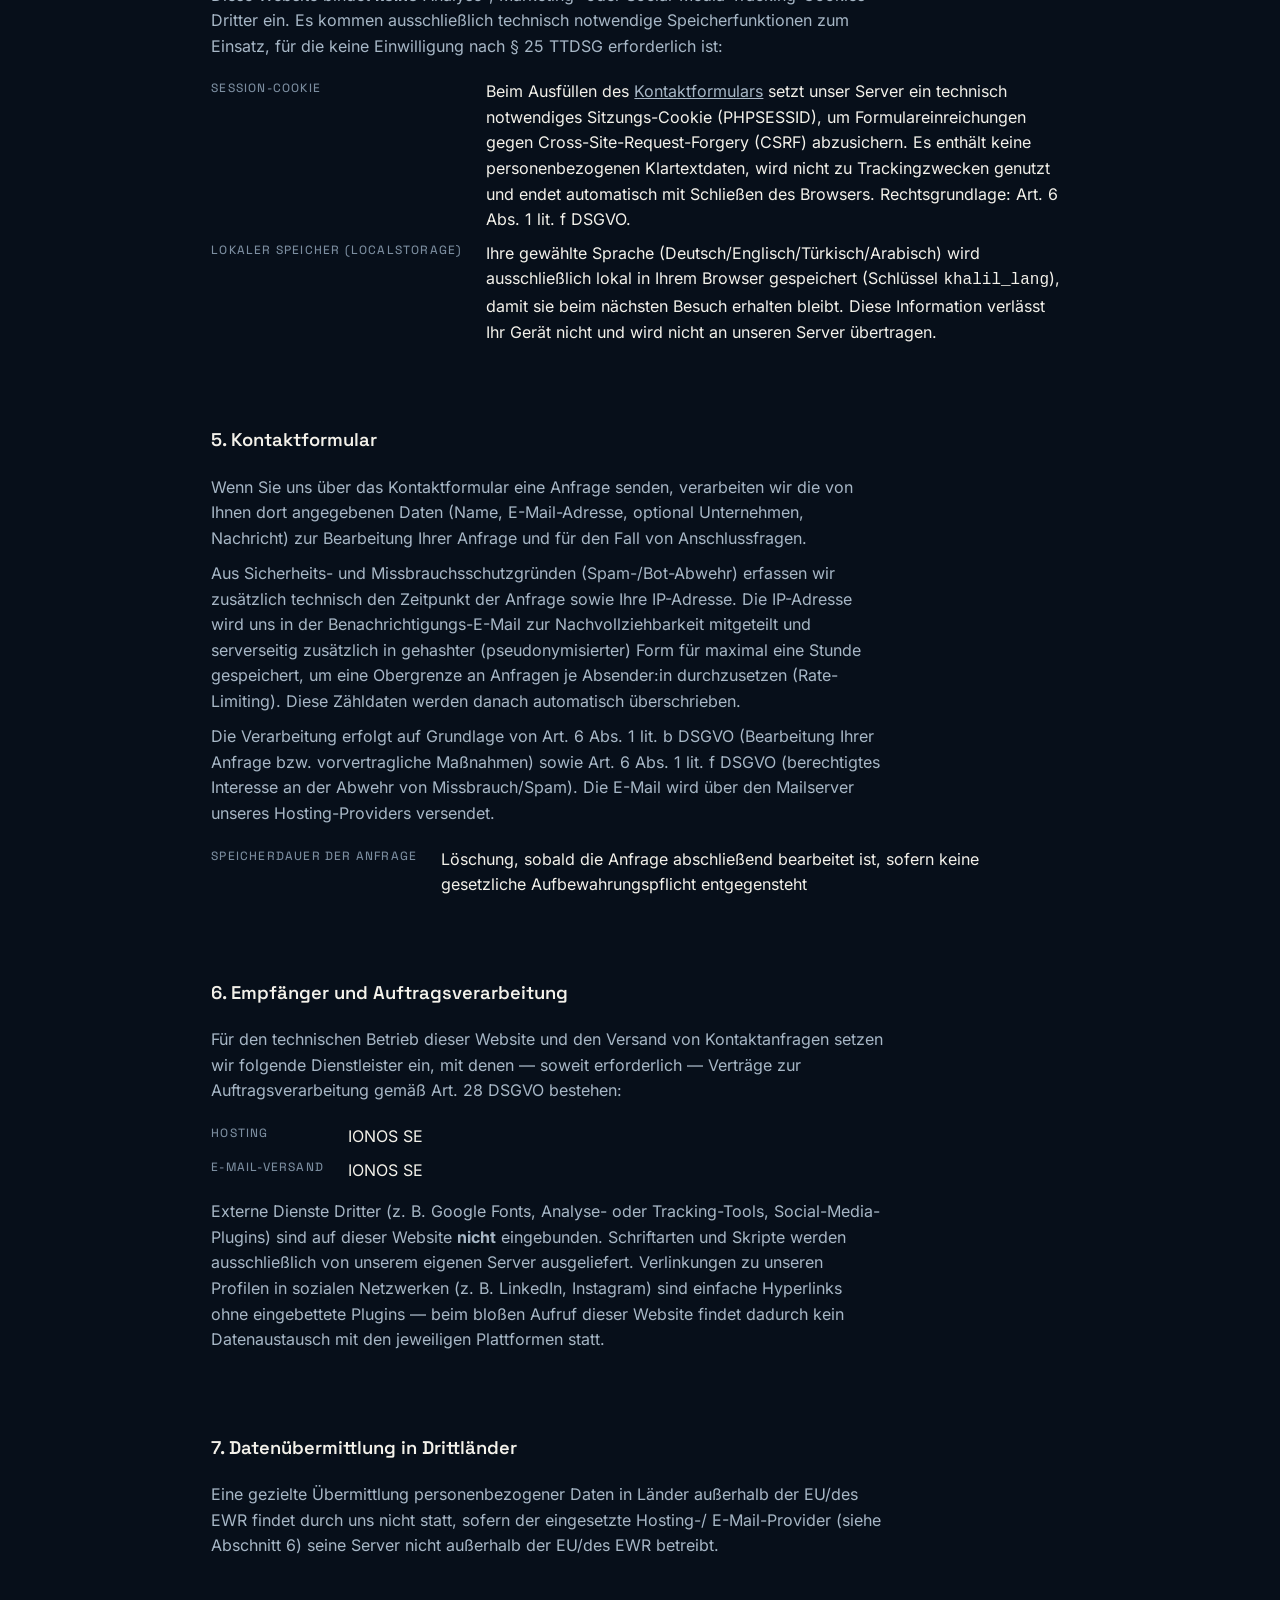
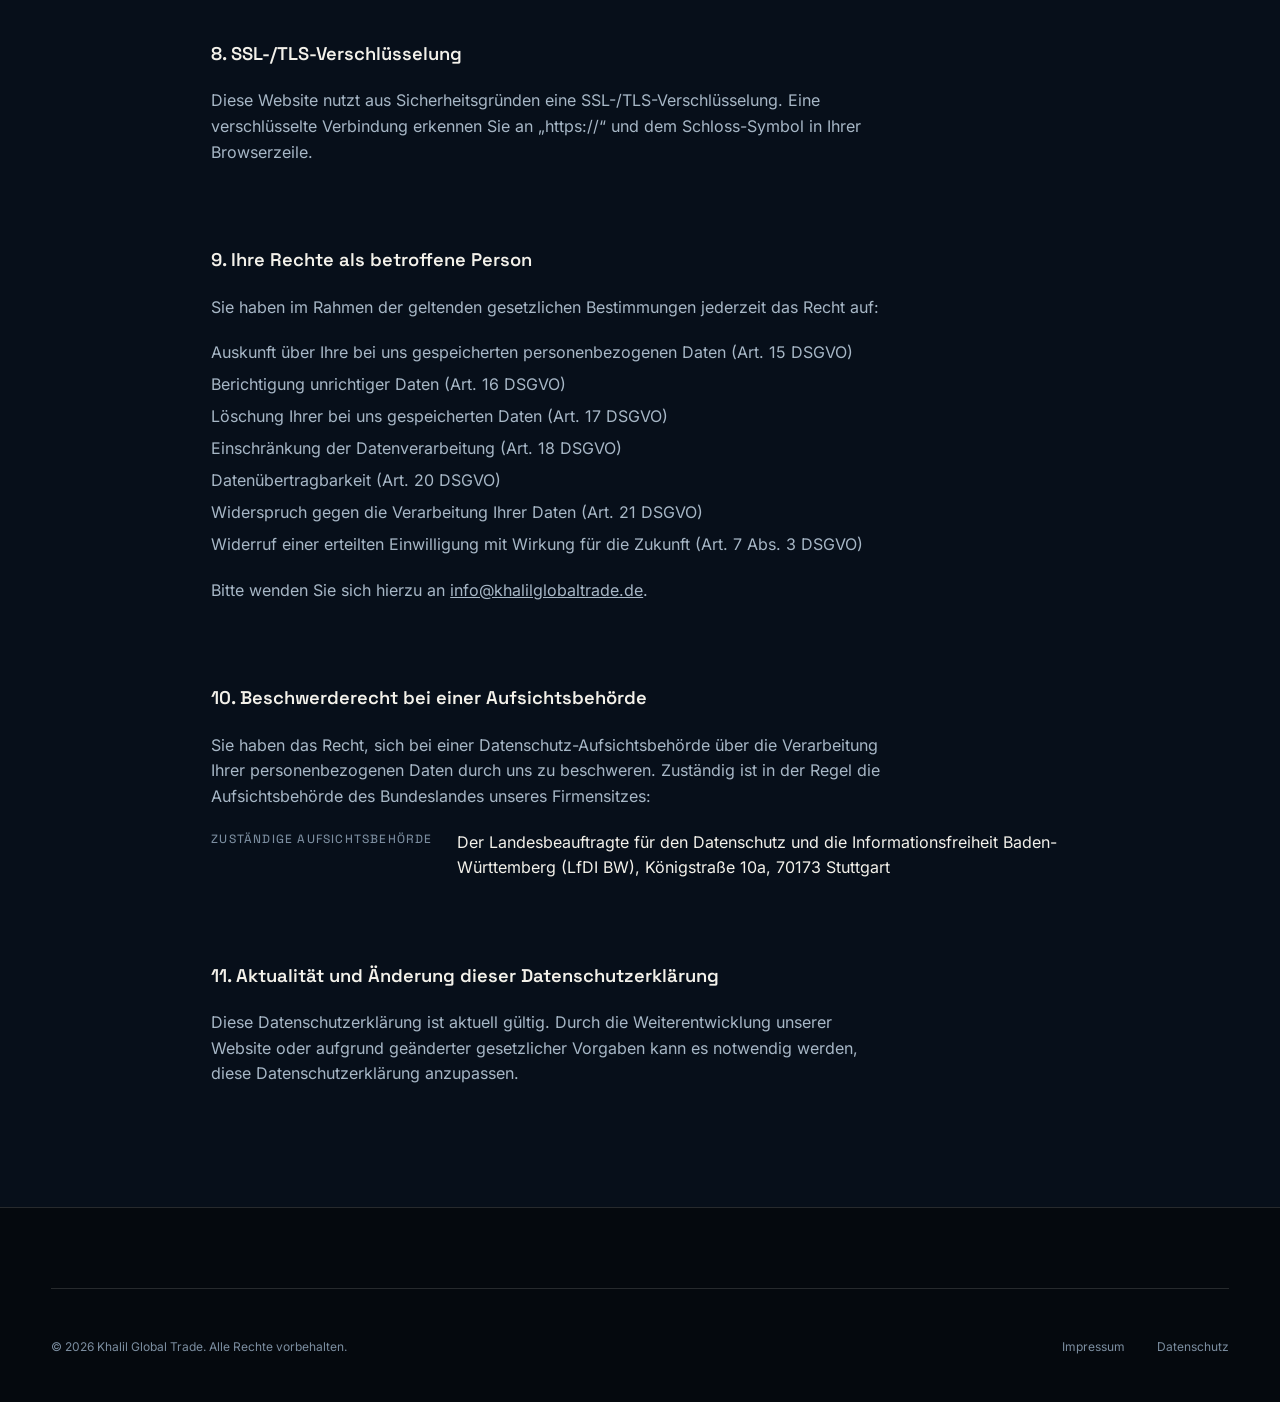
<file: datenschutz.html>
<!doctype html>
<html lang="de">
<head>
<meta charset="UTF-8">
<meta name="viewport" content="width=device-width, initial-scale=1">
<title>Datenschutz — Khalil Global Trade</title>
<meta name="robots" content="noindex, follow">
<link rel="stylesheet" href="css/styles.css">
</head>
<body>

<header class="site-header">
  <div class="container">
    <a class="brand" href="index.html">
      <svg class="brand-mark" viewBox="0 0 40 40" aria-hidden="true">
        <rect x="1" y="1" width="38" height="38" rx="6" fill="none" stroke="#c1893f" stroke-width="1.4"/>
        <text x="20" y="24.5" text-anchor="middle" font-family="'Space Grotesk', Arial, sans-serif" font-weight="700" font-size="11" letter-spacing="0.3" fill="#f3f1ea">KGT</text>
      </svg>
      <span>Khalil Global Trade<small>International Trading</small></span>
    </a>
    <nav class="main-nav" aria-label="Hauptnavigation">
      <div class="nav-cta">
        <a class="btn btn--ghost" href="index.html">Zur Startseite</a>
      </div>
    </nav>
  </div>
</header>

<!--
  HINWEIS FÜR DIE REDAKTION (nicht auf der Seite sichtbar):
  Alle mit "tbd" markierten Angaben sind noch offen und müssen vor dem
  Live-Gang ergänzt werden. Der Inhalt beschreibt bewusst nur die
  Datenverarbeitungen, die im aktuellen Code tatsächlich stattfinden
  (Stand: dieser Commit) — keine generischen Blindtexte. Bei Änderungen am
  Code (z. B. neues Tracking-Tool, neuer Hosting-/E-Mail-Provider, aktiviertes
  Social-Media-Plugin) muss dieser Text entsprechend nachgezogen werden.
  Ersetzt keine rechtliche Prüfung durch eine:n Anwält:in.
-->
<main class="section--dark section-pad page-main">
  <div class="container legal-content" style="max-width:60rem;">
    <div class="eyebrow">Rechtliches</div>
    <h1 style="font-family:var(--font-display); font-size:var(--fs-h1); margin-top:var(--space-sm);">Datenschutzerklärung</h1>
    <p style="margin-top:var(--space-md); color:var(--c-muted-on-dark);">Stand: <span data-year>2026</span></p>

    <section style="margin-top:var(--space-2xl);">
      <h2>1. Verantwortlicher</h2>
      <p>Verantwortlich für die Datenverarbeitung auf dieser Website im Sinne der DSGVO ist:</p>
      <dl>
        <dt>Unternehmen</dt>
        <dd>Khalil Global Trade</dd>
        <dt>Anschrift</dt>
        <dd>Königstraße 5, 70173 Stuttgart, Deutschland</dd>
        <dt>E-Mail</dt>
        <dd><a href="mailto:info@khalilglobaltrade.de">info@khalilglobaltrade.de</a></dd>
      </dl>
      <p>Vollständige Angaben finden Sie im <a href="impressum.html">Impressum</a>.</p>
    </section>

    <section>
      <h2>2. Allgemeines zur Datenverarbeitung</h2>
      <p>
        Wir verarbeiten personenbezogene Daten unserer Nutzer:innen grundsätzlich nur, soweit
        dies zur Bereitstellung einer funktionsfähigen Website sowie unserer Inhalte und
        Leistungen erforderlich ist. Die Verarbeitung erfolgt regelmäßig nur nach Einwilligung
        der Nutzer:in (Art. 6 Abs. 1 lit. a DSGVO), soweit für die Verarbeitung keine andere
        Rechtsgrundlage — insbesondere Vertragserfüllung (Art. 6 Abs. 1 lit. b DSGVO) oder
        berechtigtes Interesse (Art. 6 Abs. 1 lit. f DSGVO) — besteht.
      </p>
    </section>

    <section>
      <h2>3. Bereitstellung der Website / Server-Logfiles</h2>
      <p>
        Beim Aufruf dieser Website erfasst unser Hosting-Provider automatisiert Informationen
        in sogenannten Server-Logfiles, die Ihr Browser automatisch übermittelt. Dies sind
        üblicherweise: IP-Adresse, Datum und Uhrzeit der Anfrage, angeforderte Seite,
        Referrer-URL, Browsertyp/-version und Betriebssystem.
      </p>
      <p>
        Die Verarbeitung erfolgt zur technischen Auslieferung der Website sowie zur
        Gewährleistung der Systemsicherheit und -stabilität (Art. 6 Abs. 1 lit. f DSGVO,
        berechtigtes Interesse). Eine Zusammenführung mit anderen Datenquellen findet nicht
        statt.
      </p>
      <dl>
        <dt>Hosting-Provider</dt>
        <dd>IONOS SE, Elgendorfer Straße 57, 56410 Montabaur, Deutschland</dd>
        <dt>Speicherdauer der Logfiles</dt>
        <dd>8 Wochen</dd>
      </dl>
    </section>

    <section>
      <h2>4. Cookies &amp; lokaler Speicher</h2>
      <p>
        Diese Website bindet <strong>keine</strong> Analyse-, Marketing- oder
        Social-Media-Tracking-Cookies Dritter ein. Es kommen ausschließlich technisch
        notwendige Speicherfunktionen zum Einsatz, für die keine Einwilligung nach § 25
        TTDSG erforderlich ist:
      </p>
      <dl>
        <dt>Session-Cookie</dt>
        <dd>
          Beim Ausfüllen des <a href="index.html#kontakt">Kontaktformulars</a> setzt unser
          Server ein technisch notwendiges Sitzungs-Cookie (PHPSESSID), um Formular­einreichungen
          gegen Cross-Site-Request-Forgery (CSRF) abzusichern. Es enthält keine
          personenbezogenen Klartextdaten, wird nicht zu Trackingzwecken genutzt und endet
          automatisch mit Schließen des Browsers. Rechtsgrundlage: Art. 6 Abs. 1 lit. f DSGVO.
        </dd>
        <dt>Lokaler Speicher (localStorage)</dt>
        <dd>
          Ihre gewählte Sprache (Deutsch/Englisch/Türkisch/Arabisch) wird ausschließlich lokal
          in Ihrem Browser gespeichert (Schlüssel <code>khalil_lang</code>), damit sie beim
          nächsten Besuch erhalten bleibt. Diese Information verlässt Ihr Gerät nicht und wird
          nicht an unseren Server übertragen.
        </dd>
      </dl>
    </section>

    <section>
      <h2>5. Kontaktformular</h2>
      <p>
        Wenn Sie uns über das Kontaktformular eine Anfrage senden, verarbeiten wir die von
        Ihnen dort angegebenen Daten (Name, E-Mail-Adresse, optional Unternehmen, Nachricht)
        zur Bearbeitung Ihrer Anfrage und für den Fall von Anschlussfragen.
      </p>
      <p>
        Aus Sicherheits- und Missbrauchsschutzgründen (Spam-/Bot-Abwehr) erfassen wir
        zusätzlich technisch den Zeitpunkt der Anfrage sowie Ihre IP-Adresse. Die IP-Adresse
        wird uns in der Benachrichtigungs-E-Mail zur Nachvollziehbarkeit mitgeteilt und
        serverseitig zusätzlich in gehashter (pseudonymisierter) Form für maximal eine
        Stunde gespeichert, um eine Obergrenze an Anfragen je Absender:in durchzusetzen
        (Rate-Limiting). Diese Zähldaten werden danach automatisch überschrieben.
      </p>
      <p>
        Die Verarbeitung erfolgt auf Grundlage von Art. 6 Abs. 1 lit. b DSGVO (Bearbeitung
        Ihrer Anfrage bzw. vorvertragliche Maßnahmen) sowie Art. 6 Abs. 1 lit. f DSGVO
        (berechtigtes Interesse an der Abwehr von Missbrauch/Spam). Die E-Mail wird über den
        Mailserver unseres Hosting-Providers versendet.
      </p>
      <dl>
        <dt>Speicherdauer der Anfrage</dt>
        <dd>Löschung, sobald die Anfrage abschließend bearbeitet ist, sofern keine gesetzliche Aufbewahrungspflicht entgegensteht</dd>
      </dl>
    </section>

    <section>
      <h2>6. Empfänger und Auftragsverarbeitung</h2>
      <p>
        Für den technischen Betrieb dieser Website und den Versand von Kontaktanfragen setzen
        wir folgende Dienstleister ein, mit denen — soweit erforderlich — Verträge zur
        Auftragsverarbeitung gemäß Art. 28 DSGVO bestehen:
      </p>
      <dl>
        <dt>Hosting</dt>
        <dd>IONOS SE</dd>
        <dt>E-Mail-Versand</dt>
        <dd>IONOS SE</dd>
      </dl>
      <p>
        Externe Dienste Dritter (z. B. Google Fonts, Analyse- oder Tracking-Tools,
        Social-Media-Plugins) sind auf dieser Website <strong>nicht</strong> eingebunden.
        Schriftarten und Skripte werden ausschließlich von unserem eigenen Server
        ausgeliefert. Verlinkungen zu unseren Profilen in sozialen Netzwerken (z. B.
        LinkedIn, Instagram) sind einfache Hyperlinks ohne eingebettete Plugins — beim
        bloßen Aufruf dieser Website findet dadurch kein Datenaustausch mit den jeweiligen
        Plattformen statt.
      </p>
    </section>

    <section>
      <h2>7. Datenübermittlung in Drittländer</h2>
      <p>
        Eine gezielte Übermittlung personenbezogener Daten in Länder außerhalb der
        EU/des EWR findet durch uns nicht statt, sofern der eingesetzte Hosting-/
        E-Mail-Provider (siehe Abschnitt 6) seine Server nicht außerhalb der EU/des EWR
        betreibt.
      </p>
    </section>

    <section>
      <h2>8. SSL-/TLS-Verschlüsselung</h2>
      <p>
        Diese Website nutzt aus Sicherheitsgründen eine SSL-/TLS-Verschlüsselung. Eine
        verschlüsselte Verbindung erkennen Sie an „https://“ und dem Schloss-Symbol in Ihrer
        Browserzeile.
      </p>
    </section>

    <section>
      <h2>9. Ihre Rechte als betroffene Person</h2>
      <p>Sie haben im Rahmen der geltenden gesetzlichen Bestimmungen jederzeit das Recht auf:</p>
      <ul style="display:grid; gap:0.4rem; margin-top:var(--space-sm); color:var(--c-muted-on-dark);">
        <li>Auskunft über Ihre bei uns gespeicherten personenbezogenen Daten (Art. 15 DSGVO)</li>
        <li>Berichtigung unrichtiger Daten (Art. 16 DSGVO)</li>
        <li>Löschung Ihrer bei uns gespeicherten Daten (Art. 17 DSGVO)</li>
        <li>Einschränkung der Datenverarbeitung (Art. 18 DSGVO)</li>
        <li>Datenübertragbarkeit (Art. 20 DSGVO)</li>
        <li>Widerspruch gegen die Verarbeitung Ihrer Daten (Art. 21 DSGVO)</li>
        <li>Widerruf einer erteilten Einwilligung mit Wirkung für die Zukunft (Art. 7 Abs. 3 DSGVO)</li>
      </ul>
      <p style="margin-top:var(--space-sm);">
        Bitte wenden Sie sich hierzu an <a href="mailto:info@khalilglobaltrade.de">info@khalilglobaltrade.de</a>.
      </p>
    </section>

    <section>
      <h2>10. Beschwerderecht bei einer Aufsichtsbehörde</h2>
      <p>
        Sie haben das Recht, sich bei einer Datenschutz-Aufsichtsbehörde über die
        Verarbeitung Ihrer personenbezogenen Daten durch uns zu beschweren. Zuständig ist in
        der Regel die Aufsichtsbehörde des Bundeslandes unseres Firmensitzes:
      </p>
      <dl>
        <dt>Zuständige Aufsichtsbehörde</dt>
        <dd>Der Landesbeauftragte für den Datenschutz und die Informationsfreiheit Baden-Württemberg (LfDI BW), Königstraße 10a, 70173 Stuttgart</dd>
      </dl>
    </section>

    <section>
      <h2>11. Aktualität und Änderung dieser Datenschutzerklärung</h2>
      <p>
        Diese Datenschutzerklärung ist aktuell gültig. Durch die Weiterentwicklung unserer
        Website oder aufgrund geänderter gesetzlicher Vorgaben kann es notwendig werden,
        diese Datenschutzerklärung anzupassen.
      </p>
    </section>
  </div>
</main>

<footer class="site-footer">
  <div class="container">
    <div class="footer-bottom">
      <span>© <span data-year>2026</span> Khalil Global Trade. Alle Rechte vorbehalten.</span>
      <div class="footer-bottom-links">
        <a href="impressum.html">Impressum</a>
        <a href="datenschutz.html">Datenschutz</a>
      </div>
    </div>
  </div>
</footer>

<script src="js/script.js"></script>
</body>
</html>
</file>
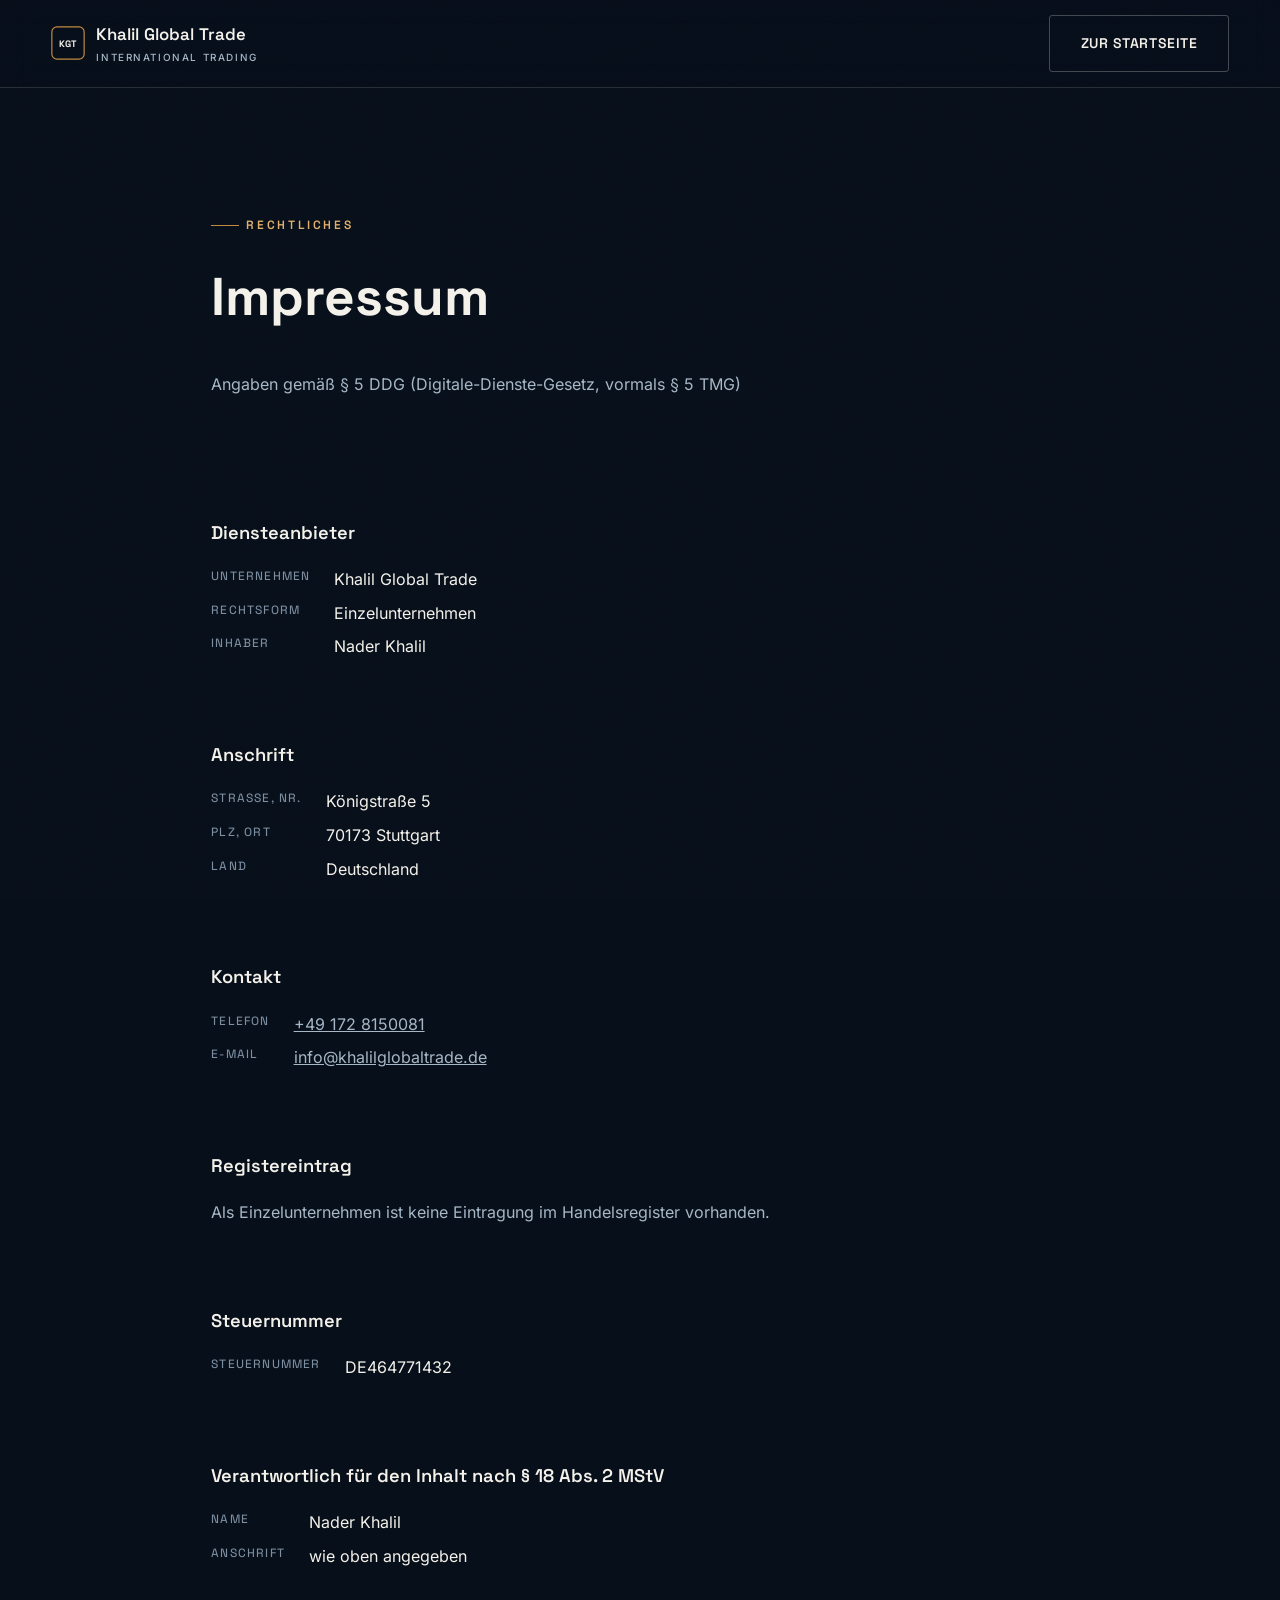
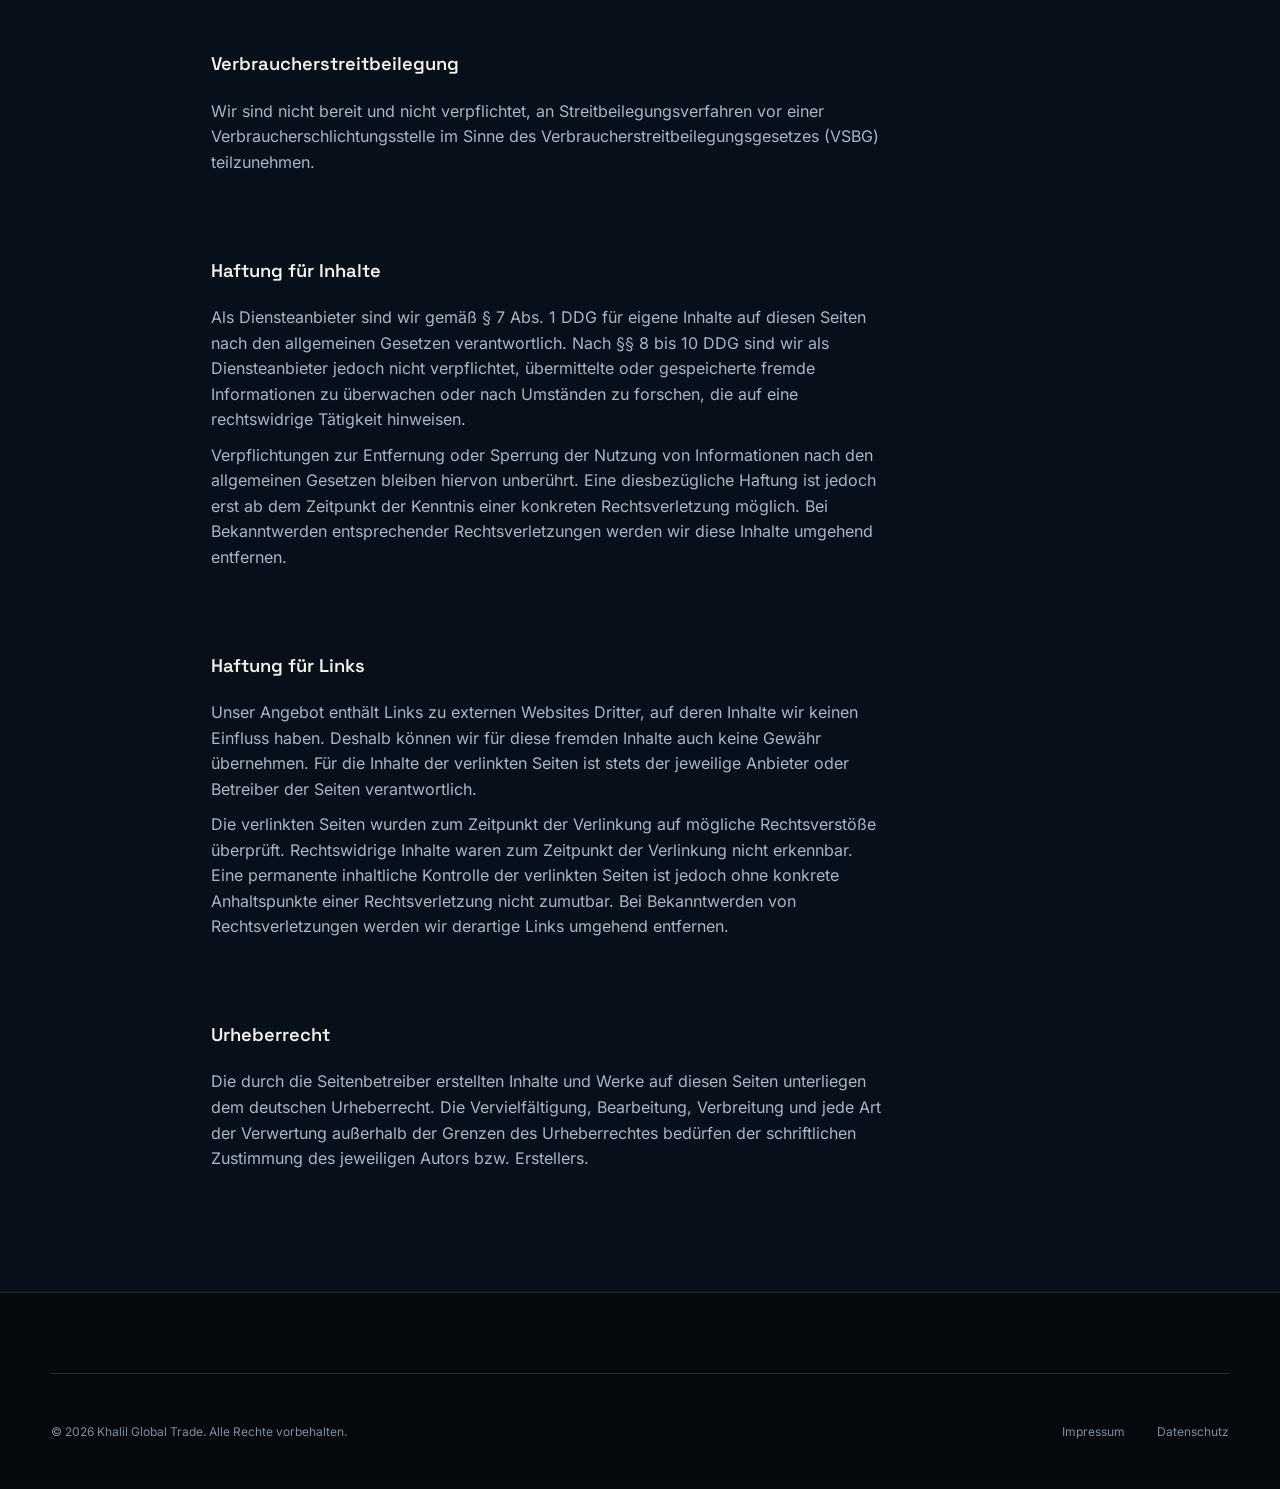
<file: impressum.html>
<!doctype html>
<html lang="de">
<head>
<meta charset="UTF-8">
<meta name="viewport" content="width=device-width, initial-scale=1">
<title>Impressum — Khalil Global Trade</title>
<meta name="robots" content="noindex, follow">
<link rel="stylesheet" href="css/styles.css">
</head>
<body>

<header class="site-header">
  <div class="container">
    <a class="brand" href="index.html">
      <svg class="brand-mark" viewBox="0 0 40 40" aria-hidden="true">
        <rect x="1" y="1" width="38" height="38" rx="6" fill="none" stroke="#c1893f" stroke-width="1.4"/>
        <text x="20" y="24.5" text-anchor="middle" font-family="'Space Grotesk', Arial, sans-serif" font-weight="700" font-size="11" letter-spacing="0.3" fill="#f3f1ea">KGT</text>
      </svg>
      <span>Khalil Global Trade<small>International Trading</small></span>
    </a>
    <nav class="main-nav" aria-label="Hauptnavigation">
      <div class="nav-cta">
        <a class="btn btn--ghost" href="index.html">Zur Startseite</a>
      </div>
    </nav>
  </div>
</header>

<!--
  HINWEIS FÜR DIE REDAKTION (nicht auf der Seite sichtbar):
  Alle mit "tbd" markierten Angaben sind noch offen und müssen vor dem
  Live-Gang ergänzt werden. Dieses Impressum ist als vollständige Vorlage
  gemäß § 5 DDG (vormals § 5 TMG) aufgebaut, ersetzt aber keine rechtliche
  Prüfung durch eine:n Anwält:in — insbesondere die Angaben zu Rechtsform,
  Vertretungsberechtigung, Handelsregister und USt-IdNr. hängen von der
  tatsächlichen Unternehmensstruktur ab. Der frühere Pflichthinweis auf die
  EU-OS-Plattform wurde bewusst NICHT aufgenommen, da diese Plattform zum
  20.07.2025 von der EU-Kommission eingestellt wurde.
-->
<main class="section--dark section-pad page-main">
  <div class="container legal-content" style="max-width:60rem;">
    <div class="eyebrow">Rechtliches</div>
    <h1 style="font-family:var(--font-display); font-size:var(--fs-h1); margin-top:var(--space-sm);">Impressum</h1>
    <p style="margin-top:var(--space-md); color:var(--c-muted-on-dark);">Angaben gemäß § 5 DDG (Digitale-Dienste-Gesetz, vormals § 5 TMG)</p>

    <section style="margin-top:var(--space-2xl);">
      <h2>Diensteanbieter</h2>
      <dl>
        <dt>Unternehmen</dt>
        <dd>Khalil Global Trade</dd>
        <dt>Rechtsform</dt>
        <dd>Einzelunternehmen</dd>
        <dt>Inhaber</dt>
        <dd>Nader Khalil</dd>
      </dl>
    </section>

    <section>
      <h2>Anschrift</h2>
      <dl>
        <dt>Straße, Nr.</dt>
        <dd>Königstraße 5</dd>
        <dt>PLZ, Ort</dt>
        <dd>70173 Stuttgart</dd>
        <dt>Land</dt>
        <dd>Deutschland</dd>
      </dl>
    </section>

    <section>
      <h2>Kontakt</h2>
      <dl>
        <dt>Telefon</dt>
        <dd><a href="tel:+491728150081">+49 172 8150081</a></dd>
        <dt>E-Mail</dt>
        <dd><a href="mailto:info@khalilglobaltrade.de">info@khalilglobaltrade.de</a></dd>
      </dl>
    </section>

    <section>
      <h2>Registereintrag</h2>
      <p>Als Einzelunternehmen ist keine Eintragung im Handelsregister vorhanden.</p>
    </section>

    <section>
      <h2>Steuernummer</h2>
      <dl>
        <dt>Steuernummer</dt>
        <dd>DE464771432</dd>
      </dl>
    </section>

    <section>
      <h2>Verantwortlich für den Inhalt nach § 18 Abs. 2 MStV</h2>
      <dl>
        <dt>Name</dt>
        <dd>Nader Khalil</dd>
        <dt>Anschrift</dt>
        <dd>wie oben angegeben</dd>
      </dl>
    </section>

    <section>
      <h2>Verbraucherstreitbeilegung</h2>
      <p>
        Wir sind nicht bereit und nicht verpflichtet, an Streitbeilegungsverfahren vor
        einer Verbraucherschlichtungsstelle im Sinne des Verbraucherstreitbeilegungsgesetzes
        (VSBG) teilzunehmen.
      </p>
    </section>

    <section>
      <h2>Haftung für Inhalte</h2>
      <p>
        Als Diensteanbieter sind wir gemäß § 7 Abs. 1 DDG für eigene Inhalte auf diesen
        Seiten nach den allgemeinen Gesetzen verantwortlich. Nach §§ 8 bis 10 DDG sind wir
        als Diensteanbieter jedoch nicht verpflichtet, übermittelte oder gespeicherte fremde
        Informationen zu überwachen oder nach Umständen zu forschen, die auf eine
        rechtswidrige Tätigkeit hinweisen.
      </p>
      <p>
        Verpflichtungen zur Entfernung oder Sperrung der Nutzung von Informationen nach den
        allgemeinen Gesetzen bleiben hiervon unberührt. Eine diesbezügliche Haftung ist
        jedoch erst ab dem Zeitpunkt der Kenntnis einer konkreten Rechtsverletzung möglich.
        Bei Bekanntwerden entsprechender Rechtsverletzungen werden wir diese Inhalte
        umgehend entfernen.
      </p>
    </section>

    <section>
      <h2>Haftung für Links</h2>
      <p>
        Unser Angebot enthält Links zu externen Websites Dritter, auf deren Inhalte wir
        keinen Einfluss haben. Deshalb können wir für diese fremden Inhalte auch keine
        Gewähr übernehmen. Für die Inhalte der verlinkten Seiten ist stets der jeweilige
        Anbieter oder Betreiber der Seiten verantwortlich.
      </p>
      <p>
        Die verlinkten Seiten wurden zum Zeitpunkt der Verlinkung auf mögliche
        Rechtsverstöße überprüft. Rechtswidrige Inhalte waren zum Zeitpunkt der Verlinkung
        nicht erkennbar. Eine permanente inhaltliche Kontrolle der verlinkten Seiten ist
        jedoch ohne konkrete Anhaltspunkte einer Rechtsverletzung nicht zumutbar. Bei
        Bekanntwerden von Rechtsverletzungen werden wir derartige Links umgehend entfernen.
      </p>
    </section>

    <section>
      <h2>Urheberrecht</h2>
      <p>
        Die durch die Seitenbetreiber erstellten Inhalte und Werke auf diesen Seiten
        unterliegen dem deutschen Urheberrecht. Die Vervielfältigung, Bearbeitung,
        Verbreitung und jede Art der Verwertung außerhalb der Grenzen des Urheberrechtes
        bedürfen der schriftlichen Zustimmung des jeweiligen Autors bzw. Erstellers.
      </p>
    </section>
  </div>
</main>

<footer class="site-footer">
  <div class="container">
    <div class="footer-bottom">
      <span>© <span data-year>2026</span> Khalil Global Trade. Alle Rechte vorbehalten.</span>
      <div class="footer-bottom-links">
        <a href="impressum.html">Impressum</a>
        <a href="datenschutz.html">Datenschutz</a>
      </div>
    </div>
  </div>
</footer>

<script src="js/script.js"></script>
</body>
</html>
</file>
<file: css/styles.css>
/* ==========================================================================
   Khalil Global Trade — Design Tokens & Base
   ========================================================================== */

@font-face {
  font-family: 'Inter';
  font-style: normal;
  font-weight: 380 780;
  font-display: swap;
  src: url('../fonts/inter-variable-latin.woff2') format('woff2');
  unicode-range: U+0000-00FF, U+0131, U+0152-0153, U+02BB-02BC, U+02C6, U+02DA, U+02DC, U+2000-206F, U+20AC, U+2122;
}

@font-face {
  font-family: 'Inter';
  font-style: normal;
  font-weight: 380 780;
  font-display: swap;
  src: url('../fonts/inter-variable-latin-ext.woff2') format('woff2');
  unicode-range: U+0100-024F, U+0259, U+1E00-1EFF, U+2020, U+20A0-20AB, U+20AD-20CF, U+2113, U+2C60-2C7F, U+A720-A7FF;
}

@font-face {
  font-family: 'Space Grotesk';
  font-style: normal;
  font-weight: 450 750;
  font-display: swap;
  src: url('../fonts/space-grotesk-variable-latin.woff2') format('woff2');
  unicode-range: U+0000-00FF, U+0131, U+0152-0153, U+02BB-02BC, U+02C6, U+02DA, U+02DC, U+2000-206F, U+20AC, U+2122;
}

@font-face {
  font-family: 'Space Grotesk';
  font-style: normal;
  font-weight: 450 750;
  font-display: swap;
  src: url('../fonts/space-grotesk-variable-latin-ext.woff2') format('woff2');
  unicode-range: U+0100-024F, U+0259, U+1E00-1EFF, U+2020, U+20A0-20AB, U+20AD-20CF, U+2113, U+2C60-2C7F, U+A720-A7FF;
}

:root {
  /* ---- Color: base ---- */
  --c-ink: #05090e;
  --c-navy-950: #070f1a;
  --c-navy-900: #0b1b2b;
  --c-navy-850: #0e2136;
  --c-navy-800: #132c46;
  --c-navy-700: #1c3f61;
  --c-navy-600: #2a557d;
  --c-navy-500: #3d6f99;

  --c-paper: #f5f2ea;
  --c-paper-dim: #e9e4d6;

  --c-ink-on-dark: #f3f1ea;
  --c-muted-on-dark: #a7b7c6;
  --c-muted-on-dark-2: #7c8ea0;
  --c-ink-on-light: #0e1b28;
  --c-muted-on-light: #57626d;

  --c-accent: #c1893f;
  --c-accent-light: #e2b06c;
  --c-accent-dim: #8a6029;
  --c-accent-ink: #2a1a06;

  --c-line-on-dark: rgba(243, 241, 234, 0.14);
  --c-line-on-dark-strong: rgba(243, 241, 234, 0.26);
  --c-line-on-light: rgba(14, 27, 40, 0.12);

  --c-success: #6fae7f;
  --c-danger: #d8746c;

  /* ---- Typography ---- */
  --font-display: 'Space Grotesk', 'Helvetica Neue', Arial, sans-serif;
  --font-body: 'Inter', -apple-system, BlinkMacSystemFont, 'Segoe UI', Arial, sans-serif;

  --fs-hero: clamp(2.6rem, 4vw + 1.4rem, 6.4rem);
  --fs-h1: clamp(2.2rem, 2.4vw + 1.4rem, 3.6rem);
  --fs-h2: clamp(1.7rem, 1.4vw + 1.2rem, 2.5rem);
  --fs-h3: clamp(1.25rem, 0.6vw + 1.05rem, 1.6rem);
  --fs-lead: clamp(1.05rem, 0.4vw + 0.95rem, 1.3rem);
  --fs-body: 1rem;
  --fs-small: 0.875rem;
  --fs-micro: 0.75rem;

  /* ---- Spacing ---- */
  --space-3xs: 0.25rem;
  --space-2xs: 0.5rem;
  --space-xs: 0.75rem;
  --space-sm: 1.25rem;
  --space-md: 2rem;
  --space-lg: 3rem;
  --space-xl: 5rem;
  --space-2xl: 7.5rem;
  --space-3xl: 11rem;

  /* ---- Layout ---- */
  --container-max: 1400px;
  --container-pad: clamp(1.25rem, 4vw, 3.5rem);

  /* ---- Motion ---- */
  --ease-out-expo: cubic-bezier(0.16, 1, 0.3, 1);
  --ease-standard: cubic-bezier(0.4, 0, 0.2, 1);
  --dur-fast: 0.22s;
  --dur-base: 0.5s;
  --dur-slow: 0.9s;
  --reveal-distance: 32px;

  /* ---- Misc ---- */
  --radius-sm: 3px;
  --radius-md: 6px;
  --shadow-lift: 0 30px 70px -30px rgba(3, 8, 14, 0.55);
  --shadow-soft: 0 12px 30px -16px rgba(3, 8, 14, 0.4);
  --header-h: 88px;
}

@media (prefers-reduced-motion: reduce) {
  :root {
    --reveal-distance: 0px;
    --dur-fast: 0.001s;
    --dur-base: 0.001s;
    --dur-slow: 0.001s;
  }
}

/* ==========================================================================
   Reset
   ========================================================================== */

*,
*::before,
*::after {
  box-sizing: border-box;
}

html {
  scroll-behavior: auto;
  -webkit-text-size-adjust: 100%;
}

html.has-smooth-scroll {
  scroll-behavior: auto;
}

html,
body {
  overflow-x: hidden;
}

body {
  margin: 0;
  min-height: 100vh;
}

.skip-link {
  position: absolute;
  left: -9999px;
  top: 0;
  z-index: 1000;
  background: var(--c-accent);
  color: var(--c-accent-ink);
  padding: 0.8rem 1.2rem;
  font-family: var(--font-display);
  font-weight: 600;
}

.skip-link:focus {
  left: var(--space-sm);
  top: var(--space-sm);
}

img,
svg {
  display: block;
  max-width: 100%;
}

a {
  color: inherit;
  text-decoration: none;
}

button {
  font: inherit;
  color: inherit;
  background: none;
  border: 0;
  cursor: pointer;
}

ul,
ol {
  margin: 0;
  padding: 0;
  list-style: none;
}

h1, h2, h3, h4, p {
  margin: 0;
}

input, textarea, select {
  font: inherit;
  color: inherit;
}

/* ==========================================================================
   Base
   ========================================================================== */

body {
  background: var(--c-navy-950);
  color: var(--c-ink-on-dark);
  font-family: var(--font-body);
  font-size: var(--fs-body);
  line-height: 1.6;
  font-weight: 400;
  -webkit-font-smoothing: antialiased;
  position: relative;
}

body::after {
  content: '';
  position: fixed;
  inset: 0;
  z-index: 999;
  pointer-events: none;
  opacity: 0.035;
  mix-blend-mode: overlay;
  background-image: url("data:image/svg+xml,%3Csvg xmlns='http://www.w3.org/2000/svg' width='180' height='180'%3E%3Cfilter id='n'%3E%3CfeTurbulence type='fractalNoise' baseFrequency='0.85' numOctaves='2' stitchTiles='stitch'/%3E%3C/filter%3E%3Crect width='100%25' height='100%25' filter='url(%23n)'/%3E%3C/svg%3E");
}

@media (prefers-reduced-motion: reduce) {
  body::after {
    display: none;
  }
}

::selection {
  background: var(--c-accent);
  color: var(--c-accent-ink);
}

:focus-visible {
  outline: 2px solid var(--c-accent-light);
  outline-offset: 3px;
  border-radius: 2px;
}

.container {
  max-width: var(--container-max);
  margin-inline: auto;
  padding-inline: var(--container-pad);
}

.eyebrow {
  display: inline-flex;
  align-items: center;
  gap: 0.6em;
  font-family: var(--font-display);
  font-size: var(--fs-micro);
  font-weight: 600;
  letter-spacing: 0.22em;
  text-transform: uppercase;
  color: var(--c-accent-light);
}

.eyebrow::before {
  content: '';
  width: 28px;
  height: 1px;
  background: var(--c-accent);
}

.section-heading {
  max-width: 46rem;
}

.section-heading h2 {
  font-family: var(--font-display);
  font-size: var(--fs-h2);
  font-weight: 600;
  line-height: 1.15;
  letter-spacing: -0.01em;
  margin-top: var(--space-sm);
}

.section-heading p {
  margin-top: var(--space-sm);
  font-size: var(--fs-lead);
  color: var(--c-muted-on-dark);
  max-width: 40rem;
}

.section--light .section-heading p {
  color: var(--c-muted-on-light);
}

.section--light .eyebrow {
  color: var(--c-accent-dim);
}

section {
  position: relative;
}

.section-pad {
  padding-block: var(--space-2xl);
}

/* Für Seiten ohne Hero (Impressum, Datenschutz): Ausgleich für den
   fixierten Header, da dieser keinen Platz mehr im Dokumentfluss belegt. */
.page-main {
  padding-top: calc(var(--header-h) + var(--space-2xl));
}

.section--dark {
  background: var(--c-navy-950);
  color: var(--c-ink-on-dark);
}

.section--darker {
  background: var(--c-ink);
  color: var(--c-ink-on-dark);
}

.section--light {
  background: var(--c-paper);
  color: var(--c-ink-on-light);
}

.section-divider {
  height: 1px;
  background: linear-gradient(90deg, transparent, var(--c-line-on-dark) 20%, var(--c-line-on-dark) 80%, transparent);
}

/* ==========================================================================
   Buttons
   ========================================================================== */

.btn {
  position: relative;
  display: inline-flex;
  align-items: center;
  gap: 0.7em;
  padding: 1rem 1.9rem;
  font-family: var(--font-display);
  font-size: var(--fs-small);
  font-weight: 600;
  letter-spacing: 0.04em;
  text-transform: uppercase;
  border-radius: var(--radius-sm);
  transition: transform var(--dur-fast) var(--ease-standard), box-shadow var(--dur-fast) var(--ease-standard), background-color var(--dur-fast) var(--ease-standard), color var(--dur-fast) var(--ease-standard), border-color var(--dur-fast) var(--ease-standard);
  white-space: nowrap;
}

.btn svg {
  width: 1em;
  height: 1em;
  transition: transform var(--dur-fast) var(--ease-standard);
}

.btn:hover svg {
  transform: translateX(3px);
}

.btn:active {
  transform: translateY(1px);
}

.btn--primary {
  background: var(--c-accent);
  color: var(--c-accent-ink);
  border: 1px solid var(--c-accent);
  box-shadow: 0 8px 24px -10px rgba(193, 137, 63, 0.55);
}

.btn--primary:hover {
  background: var(--c-accent-light);
  border-color: var(--c-accent-light);
  box-shadow: 0 12px 32px -10px rgba(193, 137, 63, 0.7);
}

.btn--ghost {
  background: transparent;
  color: var(--c-ink-on-dark);
  border: 1px solid var(--c-line-on-dark-strong);
}

.btn--ghost:hover {
  border-color: var(--c-accent-light);
  color: var(--c-accent-light);
}

.section--light .btn--ghost {
  color: var(--c-ink-on-light);
  border-color: var(--c-line-on-light);
}

.section--light .btn--ghost:hover {
  color: var(--c-accent-dim);
  border-color: var(--c-accent-dim);
}

/* ==========================================================================
   Header / Navigation
   ========================================================================== */

.site-header {
  position: fixed;
  top: 0;
  left: 0;
  right: 0;
  z-index: 100;
  height: var(--header-h);
  display: flex;
  align-items: center;
  background: rgba(7, 15, 26, 0.72);
  backdrop-filter: blur(14px) saturate(140%);
  -webkit-backdrop-filter: blur(14px) saturate(140%);
  border-bottom: 1px solid var(--c-line-on-dark);
  transition: transform var(--dur-base) var(--ease-out-expo), background-color var(--dur-base) var(--ease-standard);
}

.site-header.header-hidden {
  transform: translateY(-100%);
}

.site-header .container {
  display: flex;
  align-items: center;
  justify-content: space-between;
  gap: var(--space-md);
  width: 100%;
}

.brand {
  display: flex;
  align-items: center;
  gap: 0.7rem;
  font-family: var(--font-display);
  font-weight: 600;
  font-size: 1.05rem;
  letter-spacing: 0.01em;
  color: var(--c-ink-on-dark);
}

.brand-mark {
  width: 34px;
  height: 34px;
  flex-shrink: 0;
}

.brand small {
  display: block;
  font-family: var(--font-body);
  font-weight: 500;
  font-size: 0.62rem;
  letter-spacing: 0.16em;
  text-transform: uppercase;
  color: var(--c-muted-on-dark);
  margin-top: 0.15rem;
}

.main-nav {
  display: flex;
  align-items: center;
  gap: var(--space-lg);
}

.nav-links {
  display: flex;
  align-items: center;
  gap: var(--space-md);
}

.nav-links a {
  position: relative;
  font-size: var(--fs-small);
  font-weight: 500;
  color: var(--c-muted-on-dark);
  padding-block: 0.4rem;
  transition: color var(--dur-fast) var(--ease-standard);
}

.nav-links a::after {
  content: '';
  position: absolute;
  left: 0;
  right: 100%;
  bottom: 0;
  height: 1px;
  background: var(--c-accent-light);
  transition: right var(--dur-base) var(--ease-out-expo);
}

.nav-links a:hover {
  color: var(--c-ink-on-dark);
}

.nav-links a:hover::after {
  right: 0;
}

.nav-links a.is-active {
  color: var(--c-ink-on-dark);
}

.nav-links a.is-active::after {
  right: 0;
  background: var(--c-accent);
}

.nav-cta {
  display: flex;
  align-items: center;
  gap: var(--space-sm);
}

/* ---- Language switcher (desktop dropdown) ---- */

.lang-switch {
  position: relative;
}

.lang-current {
  display: flex;
  align-items: center;
  gap: 0.4rem;
  padding: 0.55rem 0.7rem;
  border: 1px solid var(--c-line-on-dark-strong);
  border-radius: var(--radius-sm);
  color: var(--c-muted-on-dark);
  font-family: var(--font-display);
  font-size: var(--fs-micro);
  font-weight: 600;
  letter-spacing: 0.06em;
  transition: color var(--dur-fast) var(--ease-standard), border-color var(--dur-fast) var(--ease-standard);
}

.lang-current svg {
  width: 16px;
  height: 16px;
}

.lang-current:hover,
.lang-switch.is-open .lang-current {
  color: var(--c-ink-on-dark);
  border-color: var(--c-accent-light);
}

.lang-menu {
  position: absolute;
  top: calc(100% + 0.6rem);
  right: 0;
  z-index: 110;
  min-width: 9rem;
  background: var(--c-navy-900);
  border: 1px solid var(--c-line-on-dark-strong);
  border-radius: var(--radius-md);
  box-shadow: var(--shadow-lift);
  padding: 0.4rem;
  opacity: 0;
  transform: translateY(-6px);
  pointer-events: none;
  transition: opacity var(--dur-fast) var(--ease-standard), transform var(--dur-fast) var(--ease-standard);
}

.lang-switch.is-open .lang-menu {
  opacity: 1;
  transform: translateY(0);
  pointer-events: auto;
}

.lang-menu li {
  display: block;
}

.lang-menu button {
  display: block;
  width: 100%;
  text-align: left;
  padding: 0.55rem 0.7rem;
  border-radius: var(--radius-sm);
  font-size: var(--fs-small);
  color: var(--c-muted-on-dark);
  transition: background-color var(--dur-fast) var(--ease-standard), color var(--dur-fast) var(--ease-standard);
}

.lang-menu button:hover {
  background: rgba(243, 241, 234, 0.06);
  color: var(--c-ink-on-dark);
}

.lang-menu button.is-active {
  color: var(--c-accent-light);
}

/* ---- Language switcher (mobile row) ---- */

.lang-switch--mobile {
  display: flex;
  gap: 0.5rem;
  margin-bottom: var(--space-lg);
}

.lang-switch--mobile button {
  padding: 0.5rem 0.9rem;
  border: 1px solid var(--c-line-on-dark-strong);
  border-radius: 999px;
  font-family: var(--font-display);
  font-size: var(--fs-micro);
  font-weight: 600;
  letter-spacing: 0.06em;
  color: var(--c-muted-on-dark);
  transition: color var(--dur-fast) var(--ease-standard), border-color var(--dur-fast) var(--ease-standard);
}

.lang-switch--mobile button.is-active {
  color: var(--c-accent-ink);
  background: var(--c-accent);
  border-color: var(--c-accent);
}

@media (min-width: 901px) {
  .lang-switch--mobile {
    display: none;
  }
}

@media (max-width: 900px) {
  .lang-switch:not(.lang-switch--mobile) {
    display: none;
  }
}

.nav-toggle {
  display: none;
  flex-direction: column;
  justify-content: center;
  gap: 5px;
  width: 40px;
  height: 40px;
}

.nav-toggle span {
  display: block;
  width: 22px;
  height: 1.5px;
  background: var(--c-ink-on-dark);
  transition: transform var(--dur-fast) var(--ease-standard), opacity var(--dur-fast) var(--ease-standard);
}

.nav-toggle[aria-expanded="true"] span:nth-child(1) {
  transform: translateY(6.5px) rotate(45deg);
}

.nav-toggle[aria-expanded="true"] span:nth-child(2) {
  opacity: 0;
}

.nav-toggle[aria-expanded="true"] span:nth-child(3) {
  transform: translateY(-6.5px) rotate(-45deg);
}

.mobile-nav {
  display: none;
}

/* ==========================================================================
   Hero
   ========================================================================== */

.hero {
  position: relative;
  min-height: 100svh;
  display: flex;
  align-items: flex-end;
  overflow: hidden;
  background: var(--c-navy-950);
  color: var(--c-ink-on-dark);
}

.hero-media {
  position: absolute;
  inset: 0;
  z-index: 0;
  overflow: hidden;
}

.hero-media .parallax-inner {
  position: absolute;
  inset: -10% 0;
  will-change: transform;
}

.hero-media img {
  width: 100%;
  height: 100%;
  object-fit: cover;
}

.hero-media img.ken-burns {
  animation: ken-burns 24s ease-in-out infinite alternate;
}

@keyframes ken-burns {
  from { transform: scale(1) translate3d(0, 0, 0); }
  to { transform: scale(1.09) translate3d(0, -1%, 0); }
}

@media (prefers-reduced-motion: reduce) {
  .hero-media img.ken-burns {
    animation: none;
  }
}

.hero-media::before {
  content: '';
  position: absolute;
  inset: 0;
  background:
    linear-gradient(180deg, rgba(5, 9, 14, 0.35) 0%, rgba(5, 9, 14, 0.55) 45%, rgba(5, 9, 14, 0.96) 100%),
    linear-gradient(90deg, rgba(5, 9, 14, 0.7) 0%, rgba(5, 9, 14, 0.15) 50%);
  z-index: 1;
}

.hero-content {
  position: relative;
  z-index: 2;
  width: 100%;
  padding-block: calc(var(--header-h) + var(--space-xl)) var(--space-2xl);
}

.hero-kicker {
  display: flex;
  align-items: center;
  gap: 0.9rem;
  font-family: var(--font-display);
  font-size: var(--fs-micro);
  letter-spacing: 0.28em;
  text-transform: uppercase;
  color: var(--c-accent-light);
  margin-bottom: var(--space-md);
}

.hero-kicker::before {
  content: '';
  width: 40px;
  height: 1px;
  background: var(--c-accent);
}

.hero-title {
  font-family: var(--font-display);
  font-size: var(--fs-hero);
  font-weight: 700;
  line-height: 1.02;
  letter-spacing: -0.01em;
  max-width: 20ch;
}

.hero-title .word {
  display: inline-block;
  overflow: hidden;
  vertical-align: top;
}

.hero-title .word span {
  display: inline-block;
  transform: translateY(115%);
  animation: word-reveal 0.9s var(--ease-out-expo) forwards;
  animation-delay: var(--d, 0s);
}

@keyframes word-reveal {
  to {
    transform: translateY(0);
  }
}

@media (prefers-reduced-motion: reduce) {
  .hero-title .word span {
    animation: none;
    transform: translateY(0);
  }
}

.hero-sub {
  margin-top: var(--space-md);
  max-width: 40rem;
  font-size: var(--fs-lead);
  color: var(--c-muted-on-dark);
  opacity: 0;
  animation: fade-up 0.8s var(--ease-out-expo) forwards;
  animation-delay: 0.7s;
}

.hero-cta-row {
  display: flex;
  flex-wrap: wrap;
  gap: var(--space-sm);
  margin-top: var(--space-lg);
  opacity: 0;
  animation: fade-up 0.8s var(--ease-out-expo) forwards;
  animation-delay: 0.9s;
}

@keyframes fade-up {
  from {
    opacity: 0;
    transform: translateY(18px);
  }
  to {
    opacity: 1;
    transform: translateY(0);
  }
}

@media (prefers-reduced-motion: reduce) {
  .hero-sub,
  .hero-cta-row {
    animation-duration: 0.01s;
  }
}

.scroll-indicator {
  position: absolute;
  bottom: var(--space-lg);
  right: var(--container-pad);
  z-index: 2;
  display: flex;
  flex-direction: column;
  align-items: center;
  gap: 0.6rem;
  font-family: var(--font-display);
  font-size: var(--fs-micro);
  letter-spacing: 0.2em;
  text-transform: uppercase;
  color: var(--c-muted-on-dark);
  transition: opacity var(--dur-base) var(--ease-standard);
  writing-mode: vertical-rl;
}

.scroll-indicator .line {
  width: 1px;
  height: 46px;
  background: var(--c-line-on-dark-strong);
  position: relative;
  overflow: hidden;
}

.scroll-indicator .line::after {
  content: '';
  position: absolute;
  top: -100%;
  left: 0;
  width: 100%;
  height: 100%;
  background: var(--c-accent-light);
  animation: scroll-line 1.8s ease-in-out infinite;
}

@keyframes scroll-line {
  0% { top: -100%; }
  60% { top: 100%; }
  100% { top: 100%; }
}

.scroll-indicator.is-hidden {
  opacity: 0;
  pointer-events: none;
}

/* ==========================================================================
   Reveal system
   ========================================================================== */

[data-reveal] {
  opacity: 0;
  transform: translateY(var(--reveal-distance));
  transition: opacity var(--dur-slow) var(--ease-out-expo), transform var(--dur-slow) var(--ease-out-expo);
  transition-delay: var(--reveal-delay, 0ms);
}

[data-reveal="fade"] {
  transform: none;
}

[data-reveal="left"] {
  transform: translateX(calc(var(--reveal-distance) * -1));
}

[data-reveal="right"] {
  transform: translateX(var(--reveal-distance));
}

[data-reveal].is-visible {
  opacity: 1;
  transform: none;
}

/* ==========================================================================
   Trust bar
   ========================================================================== */

.trust-bar {
  background: var(--c-navy-900);
  border-block: 1px solid var(--c-line-on-dark);
}

.trust-bar .container {
  display: grid;
  grid-template-columns: repeat(4, 1fr);
  gap: var(--space-md);
  padding-block: var(--space-lg);
}

.trust-item {
  display: flex;
  align-items: flex-start;
  gap: 1rem;
}

.trust-item svg {
  width: 26px;
  height: 26px;
  flex-shrink: 0;
  color: var(--c-accent-light);
  margin-top: 2px;
}

.trust-item strong {
  display: block;
  font-family: var(--font-display);
  font-size: 1rem;
  font-weight: 600;
  letter-spacing: -0.01em;
}

.trust-item span {
  display: block;
  font-size: var(--fs-small);
  color: var(--c-muted-on-dark);
  margin-top: 0.2rem;
}

/* ==========================================================================
   About
   ========================================================================== */

.about-grid {
  display: grid;
  grid-template-columns: 1fr 1fr;
  gap: var(--space-2xl);
  align-items: center;
}

.about-text .section-heading {
  margin-bottom: var(--space-lg);
}

.about-list {
  display: grid;
  gap: var(--space-md);
  margin-top: var(--space-lg);
}

.about-list li {
  display: flex;
  gap: 1rem;
  padding-top: var(--space-md);
  border-top: 1px solid var(--c-line-on-dark);
}


.about-list h3 {
  font-family: var(--font-display);
  font-size: 1.05rem;
  font-weight: 600;
}

.about-list p {
  margin-top: 0.3rem;
  color: var(--c-muted-on-dark);
  font-size: var(--fs-small);
}

.about-media {
  position: relative;
  aspect-ratio: 4 / 5;
  border-radius: var(--radius-md);
  overflow: hidden;
  box-shadow: var(--shadow-lift);
}

.about-media .parallax-inner {
  position: absolute;
  inset: -10% 0;
  will-change: transform;
}

.about-media img {
  width: 100%;
  height: 100%;
  object-fit: cover;
}

.about-media-frame {
  position: absolute;
  inset: 0;
  border: 1px solid var(--c-line-on-dark-strong);
  border-radius: var(--radius-md);
  pointer-events: none;
}

.about-media-frame .corner {
  position: absolute;
  width: 26px;
  height: 26px;
  border: 2px solid var(--c-accent);
}

.corner--tl {
  top: -1px;
  left: -1px;
  border-right: 0;
  border-bottom: 0;
}

.corner--br {
  bottom: -1px;
  right: -1px;
  border-left: 0;
  border-top: 0;
}

/* ==========================================================================
   Products
   ========================================================================== */

.product-grid {
  display: grid;
  grid-template-columns: repeat(6, 1fr);
  grid-auto-rows: minmax(320px, auto);
  gap: var(--space-sm);
  margin-top: var(--space-2xl);
}

.product-card {
  position: relative;
  grid-column: span 3;
  border-radius: var(--radius-md);
  overflow: hidden;
  min-height: 380px;
  isolation: isolate;
}

.product-card:nth-child(1) { grid-column: span 4; }
.product-card:nth-child(2) { grid-column: span 2; }
.product-card:nth-child(3) { grid-column: span 2; }
.product-card:nth-child(4) { grid-column: span 4; }
.product-card:nth-child(5) { grid-column: 1 / -1; min-height: 300px; }

.card-badge {
  position: absolute;
  top: var(--space-md);
  left: var(--space-md);
  z-index: 3;
  width: 46px;
  height: 46px;
  display: flex;
  align-items: center;
  justify-content: center;
  border-radius: 50%;
  background: rgba(7, 15, 26, 0.55);
  backdrop-filter: blur(10px);
  -webkit-backdrop-filter: blur(10px);
  border: 1px solid var(--c-line-on-dark-strong);
  color: var(--c-accent-light);
  transition: background-color var(--dur-base) var(--ease-standard), border-color var(--dur-base) var(--ease-standard);
}

.card-badge svg {
  width: 20px;
  height: 20px;
}

.product-card:hover .card-badge {
  background: var(--c-accent);
  border-color: var(--c-accent);
  color: var(--c-accent-ink);
}

.product-card .media {
  position: absolute;
  inset: 0;
  z-index: 0;
}

.product-card img {
  width: 100%;
  height: 100%;
  object-fit: cover;
  transition: transform 1.1s var(--ease-out-expo);
}

.product-card:hover img {
  transform: scale(1.06);
}

.product-card::after {
  content: '';
  position: absolute;
  inset: 0;
  z-index: 1;
  background: linear-gradient(180deg, rgba(6, 11, 18, 0.05) 0%, rgba(6, 11, 18, 0.55) 55%, rgba(6, 11, 18, 0.92) 100%);
  transition: background var(--dur-base) var(--ease-standard);
}

.product-card:hover::after {
  background: linear-gradient(180deg, rgba(6, 11, 18, 0.15) 0%, rgba(6, 11, 18, 0.7) 55%, rgba(6, 11, 18, 0.95) 100%);
}

.product-card .content {
  position: relative;
  z-index: 2;
  height: 100%;
  display: flex;
  flex-direction: column;
  justify-content: flex-end;
  padding: var(--space-lg);
}

.product-card .idx {
  font-family: var(--font-display);
  font-size: var(--fs-micro);
  letter-spacing: 0.2em;
  color: var(--c-accent-light);
  margin-bottom: 0.8rem;
}

.product-card h3 {
  font-family: var(--font-display);
  font-size: var(--fs-h3);
  font-weight: 600;
  max-width: 20ch;
}

.product-card p {
  margin-top: 0.6rem;
  max-width: 32rem;
  color: var(--c-muted-on-dark);
  font-size: var(--fs-small);
  max-height: 0;
  opacity: 0;
  overflow: hidden;
  transition: max-height var(--dur-base) var(--ease-out-expo), opacity var(--dur-base) var(--ease-standard), margin-top var(--dur-base) var(--ease-standard);
}

.product-card:hover p,
.product-card:focus-within p {
  max-height: 6rem;
  opacity: 1;
}

.product-card .tag-line {
  display: block;
  width: 40px;
  height: 2px;
  background: var(--c-accent);
  margin-top: var(--space-sm);
  transform-origin: left;
  transition: width var(--dur-base) var(--ease-out-expo);
}

.product-card:hover .tag-line {
  width: 72px;
}

/* ==========================================================================
   Services (numbered timeline)
   ========================================================================== */

.services-list {
  margin-top: var(--space-2xl);
  border-top: 1px solid var(--c-line-on-dark);
}

.service-row {
  display: grid;
  grid-template-columns: 1fr 2fr;
  gap: var(--space-lg);
  align-items: center;
  padding-block: var(--space-lg);
  border-bottom: 1px solid var(--c-line-on-dark);
  transition: background-color var(--dur-base) var(--ease-standard);
}

.service-row:hover {
  background: rgba(243, 241, 234, 0.03);
}

.service-row h3 {
  font-family: var(--font-display);
  font-size: 1.2rem;
  font-weight: 600;
}

.service-row p {
  color: var(--c-muted-on-dark);
  font-size: var(--fs-small);
  max-width: 40rem;
}

/* ==========================================================================
   Industries (horizontal scroll-snap)
   ========================================================================== */

.industries-scroller {
  margin-top: var(--space-2xl);
  display: flex;
  gap: var(--space-sm);
  overflow-x: auto;
  scroll-snap-type: x proximity;
  padding-bottom: var(--space-md);
  margin-inline: calc(var(--container-pad) * -1);
  padding-inline: var(--container-pad);
  scrollbar-width: thin;
  scrollbar-color: var(--c-accent-dim) transparent;
}

.industries-scroller::-webkit-scrollbar {
  height: 6px;
}

.industries-scroller::-webkit-scrollbar-thumb {
  background: var(--c-accent-dim);
  border-radius: 4px;
}

.industry-card {
  scroll-snap-align: start;
  flex: 0 0 auto;
  width: min(280px, 76vw);
  border: 1px solid var(--c-line-on-dark);
  border-radius: var(--radius-md);
  padding: var(--space-lg) var(--space-md);
  transition: transform var(--dur-base) var(--ease-out-expo), border-color var(--dur-base) var(--ease-standard), box-shadow var(--dur-base) var(--ease-standard);
}

.industry-card:hover {
  transform: translateY(-6px);
  border-color: var(--c-accent-dim);
  box-shadow: var(--shadow-soft);
}

.industry-card svg {
  width: 30px;
  height: 30px;
  color: var(--c-accent-light);
}

.industry-card h3 {
  margin-top: var(--space-md);
  font-family: var(--font-display);
  font-size: 1.05rem;
  font-weight: 600;
}


/* ==========================================================================
   Ablauf (Prozess)
   ========================================================================== */

.process-section {
  background: var(--c-ink);
  position: relative;
  overflow: hidden;
}

.process-section::before {
  content: '';
  position: absolute;
  inset: 0;
  background-image:
    linear-gradient(var(--c-line-on-dark) 1px, transparent 1px),
    linear-gradient(90deg, var(--c-line-on-dark) 1px, transparent 1px);
  background-size: 64px 64px;
  mask-image: radial-gradient(ellipse at center, black 0%, transparent 75%);
  opacity: 0.5;
}

.process-globe {
  position: absolute;
  top: 50%;
  right: -8%;
  transform: translateY(-50%);
  width: min(56vw, 780px);
  height: auto;
  color: var(--c-line-on-dark-strong);
  opacity: 0.8;
  pointer-events: none;
}

.process-globe-dot circle {
  fill: var(--c-accent-light);
  animation: globe-pulse 2.6s ease-in-out infinite;
  animation-delay: var(--gd, 0s);
  transform-origin: center;
  transform-box: fill-box;
}

@keyframes globe-pulse {
  0%, 100% { opacity: 0.4; transform: scale(0.8); }
  50% { opacity: 1; transform: scale(1.3); }
}

@media (prefers-reduced-motion: reduce) {
  .process-globe-dot circle {
    animation: none;
    opacity: 0.9;
  }
}

@media (max-width: 900px) {
  .process-globe {
    width: 90vw;
    right: -25%;
    opacity: 0.45;
  }
}

.process-row {
  position: relative;
  display: grid;
  grid-template-columns: repeat(4, 1fr);
  gap: var(--space-lg);
  margin-top: var(--space-2xl);
}

.process-row::before {
  content: '';
  position: absolute;
  top: 27px;
  left: 12.5%;
  right: 12.5%;
  height: 1px;
  background: var(--c-line-on-dark-strong);
  z-index: 0;
}

.process-step {
  position: relative;
  z-index: 1;
  text-align: center;
  display: flex;
  flex-direction: column;
  align-items: center;
}

.process-icon {
  display: inline-flex;
  align-items: center;
  justify-content: center;
  width: 54px;
  height: 54px;
  flex-shrink: 0;
  border-radius: 50%;
  border: 1px solid var(--c-accent-dim);
  background: var(--c-ink);
  color: var(--c-accent-light);
  margin-bottom: var(--space-md);
}

.process-icon svg {
  width: 22px;
  height: 22px;
}

.process-step h3 {
  font-family: var(--font-display);
  font-size: 1.1rem;
  font-weight: 600;
}

.process-step p {
  margin-top: 0.4rem;
  font-size: var(--fs-small);
  color: var(--c-muted-on-dark);
  max-width: 20rem;
}

@media (max-width: 900px) {
  .process-row {
    grid-template-columns: 1fr;
    gap: var(--space-xl);
  }

  .process-row::before {
    display: none;
  }
}

/* ==========================================================================
   Why us — checklist
   ========================================================================== */

.why-grid {
  margin-top: var(--space-2xl);
  display: grid;
  grid-template-columns: repeat(2, 1fr);
  gap: 0 var(--space-2xl);
}

.why-item {
  display: flex;
  gap: 1.1rem;
  padding-block: var(--space-md);
  border-bottom: 1px solid var(--c-line-on-light);
}

.why-check {
  flex-shrink: 0;
  width: 30px;
  height: 30px;
  border-radius: 50%;
  border: 1px solid var(--c-accent-dim);
  display: flex;
  align-items: center;
  justify-content: center;
  color: var(--c-accent-dim);
}

.why-check svg {
  width: 14px;
  height: 14px;
}

.why-item h3 {
  font-family: var(--font-display);
  font-size: 1.05rem;
  font-weight: 600;
}

.why-item p {
  margin-top: 0.25rem;
  font-size: var(--fs-small);
  color: var(--c-muted-on-light);
}

/* ==========================================================================
   Contact
   ========================================================================== */

.contact-grid {
  display: grid;
  grid-template-columns: 1.1fr 0.9fr;
  gap: var(--space-2xl);
}

.contact-form {
  display: grid;
  gap: var(--space-md);
}

.field {
  display: grid;
  gap: 0.5rem;
}

.field label {
  font-family: var(--font-display);
  font-size: var(--fs-micro);
  letter-spacing: 0.14em;
  text-transform: uppercase;
  color: var(--c-muted-on-dark-2);
}

.field input,
.field textarea {
  background: transparent;
  border: 0;
  border-bottom: 1px solid var(--c-line-on-dark-strong);
  padding-block: 0.75rem;
  color: var(--c-ink-on-dark);
  font-size: 1rem;
  transition: border-color var(--dur-fast) var(--ease-standard);
  resize: vertical;
}

.field input:focus,
.field textarea:focus {
  border-color: var(--c-accent);
}

.field input::placeholder,
.field textarea::placeholder {
  color: var(--c-muted-on-dark-2);
}

.field-hint {
  font-size: var(--fs-micro);
  color: var(--c-muted-on-dark-2);
}

.form-note {
  font-size: var(--fs-micro);
  color: var(--c-muted-on-dark-2);
}

.form-note a {
  color: var(--c-muted-on-dark-2);
  text-decoration: underline;
}

/* Honeypot field: kept in the accessibility/tab order out of the way of
   real users, but never display:none — simple bots skip display:none
   fields, so an off-screen field catches more of them. */
.hp-field {
  position: absolute;
  left: -9999px;
  width: 1px;
  height: 1px;
  overflow: hidden;
}

.form-status {
  font-size: var(--fs-micro);
  min-height: 1.2em;
}

.form-status[data-state="sending"] {
  color: var(--c-muted-on-dark-2);
}

.form-status[data-state="success"] {
  color: var(--c-success);
}

.form-status[data-state="error"] {
  color: var(--c-danger);
}

.contact-form button[disabled] {
  opacity: 0.6;
  cursor: not-allowed;
}

.contact-info {
  display: flex;
  flex-direction: column;
  gap: var(--space-lg);
}

.contact-card {
  border: 1px solid var(--c-line-on-dark);
  border-radius: var(--radius-md);
  padding: var(--space-lg);
}

.contact-card h3 {
  font-family: var(--font-display);
  font-size: 1rem;
  font-weight: 600;
  margin-bottom: var(--space-sm);
}

.contact-card ul {
  display: grid;
  gap: 0.6rem;
}

.contact-card a,
.contact-card li {
  font-size: var(--fs-small);
  color: var(--c-muted-on-dark);
}

.contact-card a:hover {
  color: var(--c-accent-light);
}

/* ==========================================================================
   Rechtstexte (Impressum, Datenschutz)
   ========================================================================== */

.legal-content section + section {
  margin-top: var(--space-xl);
}

.legal-content h2 {
  font-family: var(--font-display);
  font-size: 1.15rem;
  font-weight: 600;
  color: var(--c-ink-on-dark);
  margin-bottom: var(--space-sm);
}

.legal-content p {
  color: var(--c-muted-on-dark);
  max-width: 42rem;
}

.legal-content p + p {
  margin-top: 0.6rem;
}

.legal-content dl {
  display: grid;
  grid-template-columns: max-content 1fr;
  gap: 0.5rem 1.5rem;
  margin-top: var(--space-sm);
}

.legal-content dt {
  font-family: var(--font-display);
  font-size: var(--fs-micro);
  letter-spacing: 0.1em;
  text-transform: uppercase;
  color: var(--c-muted-on-dark-2);
}

.legal-content dd {
  margin: 0;
  color: var(--c-ink-on-dark);
}

.legal-content a {
  color: var(--c-muted-on-dark);
  text-decoration: underline;
}

.legal-content a:hover {
  color: var(--c-accent-light);
}

/* Markiert Angaben, die noch nachgetragen werden müssen. */
.tbd {
  display: inline-block;
  font-family: var(--font-display);
  font-size: 0.72em;
  font-weight: 700;
  letter-spacing: 0.06em;
  color: var(--c-accent-light);
  border: 1px solid var(--c-accent-dim);
  border-radius: 4px;
  padding: 0.05em 0.5em;
}

/* ==========================================================================
   Footer
   ========================================================================== */

.site-footer {
  background: var(--c-ink);
  padding-block: var(--space-xl) var(--space-lg);
  border-top: 1px solid var(--c-line-on-dark);
}

.footer-top {
  display: grid;
  grid-template-columns: 1.4fr 0.6fr 0.6fr 0.6fr;
  gap: var(--space-lg);
  padding-bottom: var(--space-xl);
}

.footer-brand p {
  margin-top: var(--space-sm);
  color: var(--c-muted-on-dark);
  font-size: var(--fs-small);
  max-width: 30rem;
}

.footer-social {
  display: flex;
  gap: 0.7rem;
  margin-top: var(--space-md);
}

.footer-social a {
  width: 38px;
  height: 38px;
  border-radius: 50%;
  border: 1px solid var(--c-line-on-dark-strong);
  display: flex;
  align-items: center;
  justify-content: center;
  transition: border-color var(--dur-fast) var(--ease-standard), color var(--dur-fast) var(--ease-standard);
}

.footer-social svg {
  width: 16px;
  height: 16px;
}

.footer-social a:hover {
  border-color: var(--c-accent);
  color: var(--c-accent-light);
}

.footer-col h4 {
  font-family: var(--font-display);
  font-size: var(--fs-micro);
  letter-spacing: 0.16em;
  text-transform: uppercase;
  color: var(--c-muted-on-dark-2);
  margin-bottom: var(--space-sm);
}

.footer-col ul {
  display: grid;
  gap: 0.6rem;
}

.footer-col a {
  font-size: var(--fs-small);
  color: var(--c-muted-on-dark);
  transition: color var(--dur-fast) var(--ease-standard);
}

.footer-col a:hover {
  color: var(--c-accent-light);
}

.footer-bottom {
  display: flex;
  align-items: center;
  justify-content: space-between;
  gap: var(--space-md);
  padding-top: var(--space-lg);
  border-top: 1px solid var(--c-line-on-dark);
  font-size: var(--fs-micro);
  color: var(--c-muted-on-dark-2);
  flex-wrap: wrap;
}

.footer-bottom-links {
  display: flex;
  gap: var(--space-md);
}


/* ==========================================================================
   Responsive
   ========================================================================== */

@media (max-width: 1080px) {
  .about-grid {
    grid-template-columns: 1fr;
    gap: var(--space-xl);
  }

  .about-media {
    aspect-ratio: 16 / 10;
    order: -1;
  }

  .contact-grid {
    grid-template-columns: 1fr;
  }

  .footer-top {
    grid-template-columns: 1fr 1fr;
    row-gap: var(--space-lg);
  }
}

@media (max-width: 900px) {
  .trust-bar .container {
    grid-template-columns: repeat(2, 1fr);
  }

  .why-grid {
    grid-template-columns: 1fr;
  }

  .product-card,
  .product-card:nth-child(1),
  .product-card:nth-child(2),
  .product-card:nth-child(3),
  .product-card:nth-child(4) {
    grid-column: 1 / -1;
  }

  .service-row {
    grid-template-columns: 1fr;
    gap: var(--space-2xs);
  }
}

@media (max-width: 900px) {
  :root {
    --header-h: 72px;
  }

  .nav-links,
  .nav-cta .btn--ghost {
    display: none;
  }

  .nav-toggle {
    display: flex;
  }

  .main-nav {
    gap: var(--space-sm);
  }

  body.nav-open .mobile-nav {
    transform: translateX(0);
  }

  .mobile-nav {
    display: block;
    position: fixed;
    inset: var(--header-h) 0 0 0;
    z-index: 90;
    background: var(--c-navy-950);
    transform: translateX(100%);
    transition: transform var(--dur-base) var(--ease-out-expo);
    padding: var(--space-xl) var(--container-pad);
    overflow-y: auto;
  }

  .mobile-nav ul {
    display: grid;
    gap: var(--space-md);
  }

  .mobile-nav a {
    font-family: var(--font-display);
    font-size: 1.6rem;
    font-weight: 600;
  }

  .mobile-nav .btn {
    margin-top: var(--space-lg);
    width: fit-content;
  }
}

@media (max-width: 760px) {
  .footer-top {
    grid-template-columns: 1fr;
  }
}

@media (max-width: 640px) {
  .trust-bar .container {
    grid-template-columns: 1fr;
  }

  .hero-cta-row {
    flex-direction: column;
    align-items: stretch;
  }

  .footer-bottom {
    flex-direction: column;
    align-items: flex-start;
  }
}

/* ==========================================================================
   RTL (Arabisch)
   Die meiste Spiegelung übernimmt der Browser automatisch über [dir="rtl"]
   (Flexbox/Grid sind direction-aware). Hier nur die physischen
   left/right-Werte und Richtungs-Icons, die das nicht automatisch tun.
   ========================================================================== */

[dir="rtl"] .btn svg {
  transform: scaleX(-1);
}

[dir="rtl"] .btn:hover svg {
  transform: scaleX(-1) translateX(3px);
}

[dir="rtl"] .scroll-indicator {
  right: auto;
  left: var(--container-pad);
}

[dir="rtl"] .nav-links a::after {
  left: 100%;
  right: auto;
  transition: left var(--dur-base) var(--ease-out-expo);
}

[dir="rtl"] .nav-links a:hover::after,
[dir="rtl"] .nav-links a.is-active::after {
  left: 0;
}

[dir="rtl"] .lang-menu {
  right: auto;
  left: 0;
}

[dir="rtl"] .lang-menu button {
  text-align: right;
}
</file>
